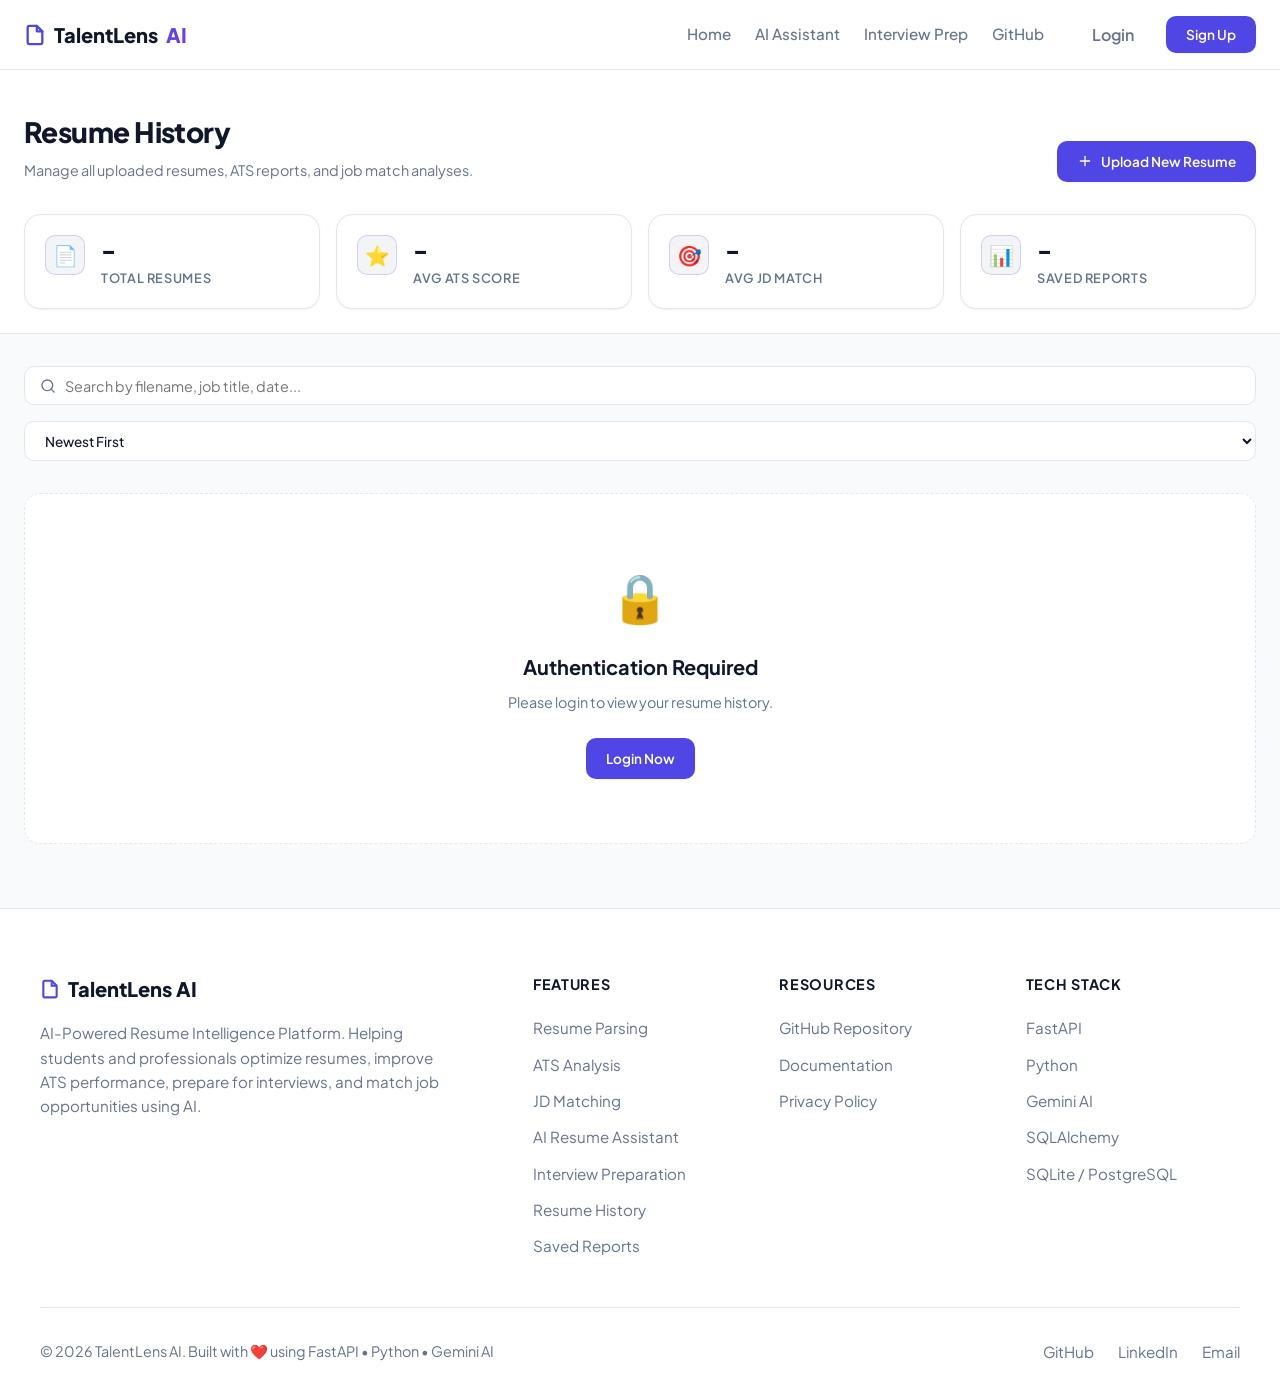
<file: resumeai_app/frontend/history.html>
<!DOCTYPE html>
<html lang="en">
<head>
  <meta charset="UTF-8" />
  <meta name="viewport" content="width=device-width, initial-scale=1.0" />
  <title>Resume History — TalentLens AI</title>
  <meta name="description" content="Manage your uploaded resumes, ATS scores, and reports." />
  <link rel="preconnect" href="https://fonts.googleapis.com" />
  <link rel="preconnect" href="https://fonts.gstatic.com" crossorigin />
  <link href="https://fonts.googleapis.com/css2?family=Plus+Jakarta+Sans:wght@400;500;600;700;800&display=swap" rel="stylesheet" />
  <link rel="stylesheet" href="design-system.css">
  <style>
    /* ── Header ─────────────────────────────────────────────── */
    .dashboard-header {
      padding: 2.5rem 0 1.5rem;
      background: var(--surface);
      border-bottom: 1px solid var(--border);
    }
    .container { max-width: 1280px; margin: 0 auto; padding: 0 1.5rem; }
    .header-content { display: flex; justify-content: space-between; align-items: flex-end; flex-wrap: wrap; gap: 1rem; margin-bottom: 2rem; }
    .header-title h1 { font-size: 1.75rem; font-weight: 800; color: var(--text); margin-bottom: 0.25rem; letter-spacing: -0.02em; }
    .header-title p { font-size: 0.9rem; color: var(--muted); }
    
    .btn-primary {
      background: var(--primary); color: white; padding: 0.6rem 1.25rem;
      border-radius: var(--radius-md); font-weight: 600; font-size: 0.85rem;
      border: none; cursor: pointer; display: inline-flex; align-items: center; gap: 0.5rem;
      transition: all 0.2s; text-decoration: none; box-shadow: var(--shadow-sm);
    }
    .btn-primary:hover { background: var(--secondary); transform: translateY(-1px); box-shadow: var(--shadow-md); }

    /* ── Stats Cards ─────────────────────────────────────────── */
    .stats-grid { display: grid; grid-template-columns: repeat(auto-fit, minmax(240px, 1fr)); gap: 1rem; }
    .stat-card {
      background: var(--surface); border: 1px solid var(--border);
      border-radius: var(--radius-lg); padding: 1.25rem;
      display: flex; align-items: flex-start; gap: 1rem;
      box-shadow: var(--shadow-sm); transition: transform 0.2s, box-shadow 0.2s;
    }
    .stat-card:hover { transform: translateY(-2px); box-shadow: var(--shadow-md); }
    .stat-icon {
      width: 40px; height: 40px; border-radius: var(--radius-md);
      background: #F3F4F6; display: flex; align-items: center; justify-content: center;
      font-size: 1.25rem; color: var(--text); flex-shrink: 0;
    }
    .stat-info { flex: 1; }
    .stat-value { font-size: 1.5rem; font-weight: 800; color: var(--text); line-height: 1.2; }
    .stat-label { font-size: 0.8rem; font-weight: 600; color: var(--muted); text-transform: uppercase; letter-spacing: 0.05em; margin-top: 0.25rem; }

    /* ── Main Toolbar ────────────────────────────────────────── */
    .main-content { padding: 2rem 0 4rem; flex: 1; }
    .toolbar {
      display: flex; gap: 1rem; margin-bottom: 2rem; align-items: center; flex-wrap: wrap;
    }
    .search-box {
      flex: 1; min-width: 260px; position: relative;
    }
    .search-icon { position: absolute; left: 1rem; top: 50%; transform: translateY(-50%); color: var(--muted); font-size: 1rem; }
    .search-input {
      width: 100%; background: var(--surface); border: 1px solid var(--border);
      padding: 0.6rem 1rem 0.6rem 2.5rem; border-radius: var(--radius-md);
      font-family: inherit; font-size: 0.9rem; color: var(--text);
      transition: border-color 0.2s, box-shadow 0.2s;
    }
    .search-input:focus { outline: none; border-color: var(--accent); box-shadow: 0 0 0 3px rgba(79,70,229,0.1); }
    
    .sort-select {
      background: var(--surface); border: 1px solid var(--border);
      padding: 0.6rem 1rem; border-radius: var(--radius-md);
      font-family: inherit; font-size: 0.85rem; font-weight: 500; color: var(--text);
      cursor: pointer; min-width: 180px; transition: border-color 0.2s;
    }
    .sort-select:focus { outline: none; border-color: var(--accent); }

    /* ── Resume Cards Grid ───────────────────────────────────── */
    .resumes-grid {
      display: grid; grid-template-columns: repeat(auto-fill, minmax(350px, 1fr)); gap: 1.5rem;
    }
    
    .resume-card {
      background: var(--surface); border: 1px solid var(--border);
      border-radius: var(--radius-lg); overflow: hidden;
      box-shadow: var(--shadow-sm); transition: transform 0.25s, box-shadow 0.25s, border-color 0.25s;
      display: flex; flex-direction: column; position: relative;
      animation: fadeIn 0.4s ease-out forwards;
    }
    @keyframes fadeIn { from { opacity: 0; transform: translateY(10px); } to { opacity: 1; transform: translateY(0); } }
    .resume-card:hover { transform: translateY(-3px); box-shadow: var(--shadow-md); border-color: #D1D5DB; }

    .rc-header {
      padding: 1.25rem; border-bottom: 1px solid var(--border);
      display: flex; align-items: flex-start; gap: 1rem;
    }
    .rc-icon {
      width: 44px; height: 44px; border-radius: var(--radius-md);
      background: #F3F4F6; display: flex; align-items: center; justify-content: center;
      font-size: 1.5rem; flex-shrink: 0;
    }
    .rc-title-area { flex: 1; min-width: 0; }
    .rc-filename {
      font-size: 1rem; font-weight: 700; color: var(--text);
      white-space: nowrap; overflow: hidden; text-overflow: ellipsis; margin-bottom: 0.25rem;
    }
    .rc-date { font-size: 0.75rem; color: var(--muted); font-weight: 500; }
    
    .rc-body { padding: 1.25rem; flex: 1; }
    .rc-metrics { display: grid; grid-template-columns: 1fr 1fr; gap: 1rem; margin-bottom: 1rem; }
    .metric-group { display: flex; flex-direction: column; gap: 0.25rem; }
    .metric-label { font-size: 0.7rem; font-weight: 700; color: var(--muted); text-transform: uppercase; letter-spacing: 0.05em; }
    .metric-val { font-size: 0.95rem; font-weight: 600; color: var(--text); display: flex; align-items: center; gap: 0.5rem; }
    
    .badge { padding: 0.2rem 0.5rem; border-radius: 99px; font-size: 0.75rem; font-weight: 700; }
    .badge-green { background: #D1FAE5; color: #065F46; }
    .badge-yellow { background: #FEF3C7; color: #92400E; }
    .badge-red { background: #FEE2E2; color: #991B1B; }
    .badge-gray { background: #F3F4F6; color: var(--muted); }

    .rc-footer {
      padding: 1rem 1.25rem; border-top: 1px solid var(--border); background: var(--bg);
      display: flex; gap: 0.75rem;
    }
    .btn-card {
      flex: 1; padding: 0.5rem; border-radius: var(--radius-md);
      font-size: 0.8rem; font-weight: 600; font-family: inherit;
      border: 1px solid transparent; cursor: pointer; transition: all 0.2s;
      display: flex; align-items: center; justify-content: center; gap: 0.4rem;
    }
    .btn-view { background: var(--surface); border-color: var(--border); color: var(--text); }
    .btn-view:hover { background: #F3F4F6; }
    .btn-delete { background: transparent; color: var(--muted); }
    .btn-delete:hover { color: var(--danger); background: #FEF2F2; }

    /* ── States ──────────────────────────────────────────────── */
    .skeleton-card {
      background: var(--surface); border: 1px solid var(--border);
      border-radius: var(--radius-lg); height: 260px;
      padding: 1.25rem; display: flex; flex-direction: column; gap: 1rem;
    }
    .skeleton-el {
      background: #E5E7EB; border-radius: 4px;
      background-image: linear-gradient(90deg, #E5E7EB 0px, #F3F4F6 40px, #E5E7EB 80px);
      background-size: 200% 100%;
      animation: shimmer 1.5s infinite linear;
    }
    @keyframes shimmer { 0% { background-position: -200% 0; } 100% { background-position: 200% 0; } }
    
    .state-card {
      background: var(--surface); border: 1px dashed var(--border);
      border-radius: var(--radius-lg); padding: 4rem 2rem;
      text-align: center; margin-top: 1rem;
    }
    .state-icon { font-size: 3rem; margin-bottom: 1rem; }
    .state-card h3 { font-size: 1.25rem; font-weight: 700; margin-bottom: 0.5rem; color: var(--text); }
    .state-card p { color: var(--muted); font-size: 0.9rem; margin-bottom: 1.5rem; max-width: 400px; margin-inline: auto; }

    /* ── Modals ──────────────────────────────────────────────── */
    .modal-backdrop {
      position: fixed; inset: 0; background: rgba(17,24,39,0.7); backdrop-filter: blur(4px);
      z-index: 2000; display: flex; align-items: center; justify-content: center;
      padding: 1.5rem; opacity: 0; pointer-events: none; transition: opacity 0.25s ease;
    }
    .modal-backdrop.open { opacity: 1; pointer-events: all; }
    
    .modal {
      background: var(--surface); border-radius: var(--radius-xl); width: 100%; max-width: 800px;
      max-height: 90vh; display: flex; flex-direction: column;
      box-shadow: 0 25px 50px -12px rgba(0,0,0,0.25);
      transform: scale(0.95) translateY(10px); transition: transform 0.25s ease;
    }
    .modal-backdrop.open .modal { transform: scale(1) translateY(0); }
    
    .modal-header {
      padding: 1.5rem; border-bottom: 1px solid var(--border);
      display: flex; justify-content: space-between; align-items: center;
    }
    .modal-title { font-size: 1.25rem; font-weight: 800; color: var(--text); }
    .btn-close {
      background: var(--bg); border: none; width: 32px; height: 32px; border-radius: 50%;
      display: flex; align-items: center; justify-content: center; cursor: pointer; color: var(--muted);
      transition: background 0.2s, color 0.2s; font-size: 1.1rem;
    }
    .btn-close:hover { background: #E5E7EB; color: var(--text); }
    
    .modal-body { padding: 1.5rem; overflow-y: auto; flex: 1; }
    
    .modal-footer {
      padding: 1.25rem 1.5rem; border-top: 1px solid var(--border); background: var(--bg);
      display: flex; justify-content: flex-end; gap: 0.75rem; border-radius: 0 0 var(--radius-xl) var(--radius-xl);
    }

    /* Modal Content Styles */
    .detail-section { margin-bottom: 2rem; }
    .detail-section h4 { font-size: 0.85rem; font-weight: 700; color: var(--muted); text-transform: uppercase; letter-spacing: 0.05em; margin-bottom: 1rem; border-bottom: 1px solid var(--border); padding-bottom: 0.5rem; }
    .info-grid { display: grid; grid-template-columns: repeat(auto-fit, minmax(200px, 1fr)); gap: 1rem; }
    .info-item { display: flex; flex-direction: column; gap: 0.25rem; }
    .info-label { font-size: 0.75rem; color: var(--muted); font-weight: 600; }
    .info-value { font-size: 0.95rem; font-weight: 500; color: var(--text); word-break: break-word; }
    
    .tag-list { display: flex; flex-wrap: wrap; gap: 0.5rem; }
    .tag { background: var(--bg); border: 1px solid var(--border); padding: 0.25rem 0.75rem; border-radius: 99px; font-size: 0.8rem; font-weight: 500; }
    
    .report-card { background: var(--bg); border: 1px solid var(--border); border-radius: var(--radius-md); padding: 1rem; margin-bottom: 0.75rem; }
    .report-card-header { display: flex; justify-content: space-between; margin-bottom: 0.5rem; }

    /* Delete Confirm Modal */
    #confirmModal { max-width: 400px; text-align: center; }
    #confirmModal .modal-body { padding: 2rem; }
    .confirm-icon-wrapper { width: 64px; height: 64px; background: #FEE2E2; color: var(--danger); border-radius: 50%; display: flex; align-items: center; justify-content: center; font-size: 1.75rem; margin: 0 auto 1.25rem; }
    .confirm-title { font-size: 1.25rem; font-weight: 800; margin-bottom: 0.5rem; }
    .confirm-text { font-size: 0.9rem; color: var(--muted); margin-bottom: 1.5rem; }
    .confirm-actions { display: flex; gap: 1rem; }
    .btn-confirm-cancel { flex: 1; padding: 0.75rem; border: 1px solid var(--border); background: var(--surface); border-radius: var(--radius-md); font-weight: 600; cursor: pointer; transition: background 0.2s; }
    .btn-confirm-cancel:hover { background: var(--bg); }
    .btn-confirm-delete { flex: 1; padding: 0.75rem; border: none; background: var(--danger); color: white; border-radius: var(--radius-md); font-weight: 600; cursor: pointer; transition: background 0.2s; }
    .btn-confirm-delete:hover { background: #DC2626; }

    /* ── Toasts ──────────────────────────────────────────────── */
    .toast-container { position: fixed; bottom: 1.5rem; right: 1.5rem; z-index: 9999; display: flex; flex-direction: column; gap: 0.75rem; pointer-events: none; }
    .toast {
      background: var(--text); color: white; padding: 0.8rem 1.25rem; border-radius: var(--radius-md);
      font-size: 0.9rem; font-weight: 500; display: flex; align-items: center; gap: 0.75rem;
      box-shadow: var(--shadow-lg); pointer-events: auto;
      animation: slideIn 0.3s cubic-bezier(0.16, 1, 0.3, 1) forwards;
    }
    .toast.error { border-left: 4px solid var(--danger); }
    .toast.success { border-left: 4px solid var(--success); }
    @keyframes slideIn { from { transform: translateX(100%); opacity: 0; } to { transform: translateX(0); opacity: 1; } }
    @keyframes slideOut { to { transform: translateX(100%); opacity: 0; } }

    /* ── Responsive ──────────────────────────────────────────── */
    @media (max-width: 768px) {
      .header-content { flex-direction: column; align-items: flex-start; }
      .toolbar { flex-direction: column; align-items: stretch; }
      .resumes-grid { grid-template-columns: 1fr; }
    }
  </style>
</head>
<body>

  <!-- Navbar -->
  <nav id="main-nav" class="navbar">
    <!-- Injected via shared.js -->
  </nav>

  <!-- Header -->
  <header class="dashboard-header">
    <div class="container">
      <div class="header-content">
        <div class="header-title">
          <h1>Resume History</h1>
          <p>Manage all uploaded resumes, ATS reports, and job match analyses.</p>
        </div>
        <a href="index.html" class="btn-primary">
          <svg xmlns="http://www.w3.org/2000/svg" width="16" height="16" viewBox="0 0 24 24" fill="none" stroke="currentColor" stroke-width="2" stroke-linecap="round" stroke-linejoin="round"><line x1="12" y1="5" x2="12" y2="19"></line><line x1="5" y1="12" x2="19" y2="12"></line></svg>
          Upload New Resume
        </a>
      </div>
      
      <div class="stats-grid">
        <div class="stat-card">
          <div class="stat-icon">📄</div>
          <div class="stat-info">
            <div class="stat-value" id="statTotal">-</div>
            <div class="stat-label">Total Resumes</div>
          </div>
        </div>
        <div class="stat-card">
          <div class="stat-icon">⭐</div>
          <div class="stat-info">
            <div class="stat-value" id="statAvgAts">-</div>
            <div class="stat-label">Avg ATS Score</div>
          </div>
        </div>
        <div class="stat-card">
          <div class="stat-icon">🎯</div>
          <div class="stat-info">
            <div class="stat-value" id="statAvgJd">-</div>
            <div class="stat-label">Avg JD Match</div>
          </div>
        </div>
        <div class="stat-card">
          <div class="stat-icon">📊</div>
          <div class="stat-info">
            <div class="stat-value" id="statReports">-</div>
            <div class="stat-label">Saved Reports</div>
          </div>
        </div>
      </div>
    </div>
  </header>

  <!-- Main Content -->
  <main class="main-content">
    <div class="container">
      
      <div class="toolbar">
        <div class="search-box">
          <svg class="search-icon" xmlns="http://www.w3.org/2000/svg" width="16" height="16" viewBox="0 0 24 24" fill="none" stroke="currentColor" stroke-width="2" stroke-linecap="round" stroke-linejoin="round"><circle cx="11" cy="11" r="8"></circle><line x1="21" y1="21" x2="16.65" y2="16.65"></line></svg>
          <input type="text" id="searchInput" class="search-input" placeholder="Search by filename, job title, date..." autocomplete="off">
        </div>
        <select id="sortSelect" class="sort-select">
          <option value="newest">Newest First</option>
          <option value="oldest">Oldest First</option>
          <option value="score_high">Highest ATS Score</option>
          <option value="jd_high">Highest JD Match</option>
          <option value="updated">Recently Updated</option>
          <option value="alpha">Alphabetical</option>
        </select>
      </div>

      <div id="contentArea">
        <!-- Rendered via JS -->
      </div>
      
    </div>
  </main>

  <!-- Detail Modal -->
  <div class="modal-backdrop" id="detailModal">
    <div class="modal">
      <div class="modal-header">
        <h2 class="modal-title">Resume Details</h2>
        <button class="btn-close" onclick="closeModal('detailModal')">✕</button>
      </div>
      <div class="modal-body" id="detailModalBody">
        <!-- Injected via JS -->
      </div>
      <div class="modal-footer" id="detailModalFooter">
        <button class="btn-primary" style="background:var(--surface);color:var(--text);border:1px solid var(--border);" onclick="closeModal('detailModal')">Close</button>
      </div>
    </div>
  </div>

  <!-- Confirm Delete Modal -->
  <div class="modal-backdrop" id="confirmModal">
    <div class="modal" style="max-width: 400px;">
      <div class="modal-body" style="text-align: center; padding: 2rem;">
        <div class="confirm-icon-wrapper">
          <svg xmlns="http://www.w3.org/2000/svg" width="32" height="32" viewBox="0 0 24 24" fill="none" stroke="currentColor" stroke-width="2" stroke-linecap="round" stroke-linejoin="round"><path d="M3 6h18"></path><path d="M19 6v14c0 1-1 2-2 2H7c-1 0-2-1-2-2V6"></path><path d="M8 6V4c0-1 1-2 2-2h4c1 0 2 1 2 2v2"></path></svg>
        </div>
        <h3 class="confirm-title">Delete Resume?</h3>
        <p class="confirm-text">This action cannot be undone. All associated reports will be permanently deleted.</p>
        <div class="confirm-actions">
          <button class="btn-confirm-cancel" onclick="closeModal('confirmModal')">Cancel</button>
          <button class="btn-confirm-delete" id="btnConfirmDelete">Delete</button>
        </div>
      </div>
    </div>
  </div>

  <footer class="site-footer" id="main-footer"></footer>

  <script src="shared.js"></script>
  <script>
    let allResumes = [];
    let deleteTargetId = null;
    let searchTimer = null;

    // --- UI States ---
    function renderSkeletons() {
      const area = document.getElementById('contentArea');
      area.innerHTML = `
        <div class="resumes-grid">
          ${[1,2,3].map(() => `
            <div class="skeleton-card">
              <div style="display:flex; gap:1rem; margin-bottom: 1rem;">
                <div class="skeleton-el" style="width:44px; height:44px; border-radius:8px;"></div>
                <div style="flex:1; display:flex; flex-direction:column; gap:0.5rem; justify-content:center;">
                  <div class="skeleton-el" style="width:70%; height:16px;"></div>
                  <div class="skeleton-el" style="width:40%; height:12px;"></div>
                </div>
              </div>
              <div class="skeleton-el" style="width:100%; height:60px; margin-bottom:auto;"></div>
              <div style="display:flex; gap:0.75rem; margin-top:1rem;">
                <div class="skeleton-el" style="flex:1; height:36px; border-radius:8px;"></div>
                <div class="skeleton-el" style="flex:1; height:36px; border-radius:8px;"></div>
              </div>
            </div>
          `).join('')}
        </div>
      `;
    }

    function renderEmptyState(isSearch = false) {
      document.getElementById('contentArea').innerHTML = `
        <div class="state-card">
          <div class="state-icon">📄</div>
          <h3>${isSearch ? 'No resumes match your search' : 'No resumes found'}</h3>
          <p>${isSearch ? 'Try adjusting your search filters or clear the search box.' : 'Upload your first resume to begin tracking ATS scores and job matches.'}</p>
          ${isSearch ? '' : '<a href="index.html" class="btn-primary">Upload Resume</a>'}
        </div>
      `;
    }

    function renderErrorState(title, message, showLogin = false) {
      document.getElementById('contentArea').innerHTML = `
        <div class="state-card">
          <div class="state-icon">⚠️</div>
          <h3>${title}</h3>
          <p>${message}</p>
          ${showLogin ? '<a href="login.html" class="btn-primary">Login Now</a>' : '<button class="btn-primary" onclick="fetchResumes()">Retry</button>'}
        </div>
      `;
    }

    function renderLoginState() {
      document.getElementById('contentArea').innerHTML = `
        <div class="state-card">
          <div class="state-icon">🔒</div>
          <h3>Authentication Required</h3>
          <p>Please login to view your resume history.</p>
          <a href="login.html" class="btn-primary">Login Now</a>
        </div>
      `;
    }

    // --- Helpers ---
    function formatDate(iso) {
      if (!iso) return 'N/A';
      return new Date(iso).toLocaleDateString('en-US', { year: 'numeric', month: 'short', day: 'numeric' });
    }
    
    function getAtsBadge(score) {
      if (score == null) return `<span class="badge badge-gray">N/A</span>`;
      if (score >= 75) return `<span class="badge badge-green">${score}%</span>`;
      if (score >= 50) return `<span class="badge badge-yellow">${score}%</span>`;
      return `<span class="badge badge-red">${score}%</span>`;
    }

    // --- Core Data Fetching ---
    async function fetchResumes() {
      const token = getToken();
      if (!token || token === 'undefined') {
        renderLoginState();
        return;
      }

      renderSkeletons();
      
      const controller = new AbortController();
      const timeoutId = setTimeout(() => controller.abort(), 3000);

      try {
        const res = await fetch(`${API}/history/resumes?page=1&page_size=100`, {
          headers: { 'Authorization': 'Bearer ' + token },
          signal: controller.signal
        });

        clearTimeout(timeoutId);

        if (res.status === 401) {
          localStorage.removeItem('auth_token');
          renderErrorState('Session Expired', 'Your session has expired. Please log in again.', true);
          showToast('Session expired.', 'error');
          return;
        }
        if (!res.ok) throw new Error('Failed to fetch from backend.');

        const data = await res.json();
        allResumes = data.data || data.resumes || data.items || [];
        updateStats();
        applyFiltersAndSort();

      } catch (err) {
        if (err.name === 'AbortError') {
          renderErrorState('Request Timeout', 'The server took too long to respond.');
        } else {
          renderErrorState('History service unavailable', err.message || 'Unable to load your resume history.');
          showToast('Unable to load history.', 'error');
        }
      } finally {
        // Any final cleanup if necessary
      }
    }

    // --- Filters & Rendering ---
    function applyFiltersAndSort() {
      let filtered = [...allResumes];
      
      const q = document.getElementById('searchInput').value.toLowerCase();
      if (q) {
        filtered = filtered.filter(r => 
          (r.filename || '').toLowerCase().includes(q) || 
          (r.job_title || '').toLowerCase().includes(q) ||
          formatDate(r.created_at).toLowerCase().includes(q)
        );
      }

      const sort = document.getElementById('sortSelect').value;
      filtered.sort((a, b) => {
        if (sort === 'newest') return new Date(b.created_at) - new Date(a.created_at);
        if (sort === 'oldest') return new Date(a.created_at) - new Date(b.created_at);
        if (sort === 'score_high') return (b.ats_score || 0) - (a.ats_score || 0);
        if (sort === 'jd_high') return (b.jd_score || 0) - (a.jd_score || 0);
        if (sort === 'updated') return new Date(b.updated_at || b.created_at) - new Date(a.updated_at || a.created_at);
        if (sort === 'alpha') return (a.filename || '').localeCompare(b.filename || '');
        return 0;
      });

      renderCards(filtered, !!q);
    }

    function renderCards(resumes, isSearch) {
      if (resumes.length === 0) {
        renderEmptyState(isSearch);
        return;
      }

      const html = resumes.map(r => {
        const jdScore = r.jd_score != null ? getAtsBadge(r.jd_score) : '<span class="badge badge-gray">N/A</span>';
        const totalReports = (r.ats_report_count || 0) + (r.jd_report_count || 0);
        
        return `
          <div class="resume-card" id="card-${r.id}">
            <div class="rc-header">
              <div class="rc-icon">📄</div>
              <div class="rc-title-area">
                <div class="rc-filename" title="${r.filename || 'Untitled'}">${r.filename || 'Untitled Resume'}</div>
                <div class="rc-date">Uploaded ${formatDate(r.created_at)}</div>
              </div>
            </div>
            <div class="rc-body">
              <div class="rc-metrics">
                <div class="metric-group">
                  <span class="metric-label">ATS Score</span>
                  <div class="metric-val">${getAtsBadge(r.ats_score)}</div>
                </div>
                <div class="metric-group">
                  <span class="metric-label">JD Match</span>
                  <div class="metric-val">${jdScore}</div>
                </div>
                <div class="metric-group">
                  <span class="metric-label">Reports</span>
                  <div class="metric-val" style="font-size:1.1rem;">${totalReports}</div>
                </div>
                <div class="metric-group">
                  <span class="metric-label">Last Updated</span>
                  <div class="metric-val" style="font-size:0.8rem; font-weight:500;">${formatDate(r.updated_at || r.created_at)}</div>
                </div>
              </div>
            </div>
            <div class="rc-footer">
              <button class="btn-card btn-view" onclick="openDetail(${r.id})">👁 View</button>
              <button class="btn-card btn-view" onclick="downloadResume(${r.id})">⬇ Download</button>
              <button class="btn-card btn-delete" onclick="promptDelete(${r.id})">🗑 Delete</button>
            </div>
          </div>
        `;
      }).join('');

      document.getElementById('contentArea').innerHTML = `<div class="resumes-grid">${html}</div>`;
    }

    function updateStats() {
      document.getElementById('statTotal').textContent = allResumes.length;
      
      let atsSum = 0, atsCount = 0;
      let jdSum = 0, jdCount = 0;
      let totalReports = 0;

      allResumes.forEach(r => {
        if (r.ats_score != null) { atsSum += r.ats_score; atsCount++; }
        if (r.jd_score != null) { jdSum += r.jd_score; jdCount++; }
        totalReports += (r.ats_report_count || 0) + (r.jd_report_count || 0);
      });

      document.getElementById('statAvgAts').textContent = atsCount > 0 ? Math.round(atsSum / atsCount) + '%' : 'N/A';
      document.getElementById('statAvgJd').textContent = jdCount > 0 ? Math.round(jdSum / jdCount) + '%' : 'N/A';
      document.getElementById('statReports').textContent = totalReports;
    }

    // --- Modals ---
    function openModal(id) { document.getElementById(id).classList.add('open'); }
    function closeModal(id) { document.getElementById(id).classList.remove('open'); }

    async function openDetail(id) {
      const body = document.getElementById('detailModalBody');
      body.innerHTML = `<div style="text-align:center; padding:3rem;"><div class="skeleton-el" style="width:40px;height:40px;border-radius:50%;margin:0 auto 1rem;"></div>Loading details...</div>`;
      openModal('detailModal');

      try {
        const res = await fetch(`${API}/history/resumes/${id}`, { headers: { 'Authorization': 'Bearer ' + getToken() } });
        if (!res.ok) throw new Error('Failed to fetch details');
        const data = (await res.json()).data || {};
        
        const parsed = data.parsed_data || data.parsed_json || {};
        const atsReports = data.ats_reports || [];
        const jdReports = data.jd_reports || [];

        body.innerHTML = `
          <div class="detail-section">
            <h4>Contact Info</h4>
            <div class="info-grid">
              <div class="info-item"><span class="info-label">Name</span><span class="info-value">${parsed.name || '-'}</span></div>
              <div class="info-item"><span class="info-label">Email</span><span class="info-value">${parsed.email || '-'}</span></div>
              <div class="info-item"><span class="info-label">Phone</span><span class="info-value">${parsed.phone || '-'}</span></div>
            </div>
          </div>
          
          <div class="detail-section">
            <h4>Skills</h4>
            <div class="tag-list">
              ${(parsed.skills?.flat_list || []).length > 0 ? parsed.skills.flat_list.map(s => `<span class="tag">${s}</span>`).join('') : '<span class="info-value">No skills found</span>'}
            </div>
          </div>

          <div class="detail-section">
            <h4>ATS Reports (${atsReports.length})</h4>
            ${atsReports.length ? atsReports.map(a => `
              <div class="report-card">
                <div class="report-card-header">
                  <strong>Score: ${getAtsBadge(a.score || a.ats_score)}</strong>
                  <span style="font-size:0.8rem;color:var(--muted);">${formatDate(a.created_at)}</span>
                </div>
                <p style="font-size:0.85rem;color:var(--text);margin-top:0.5rem;">${(a.suggestions || []).slice(0,3).join('<br>') || 'No suggestions'}</p>
              </div>
            `).join('') : '<p class="info-value">No ATS reports available.</p>'}
          </div>

          <div class="detail-section">
            <h4>JD Match Reports (${jdReports.length})</h4>
            ${jdReports.length ? jdReports.map(j => `
              <div class="report-card">
                <div class="report-card-header">
                  <strong>Role: ${j.job_title || 'N/A'} - Match: ${getAtsBadge(j.match_score)}</strong>
                  <span style="font-size:0.8rem;color:var(--muted);">${formatDate(j.created_at)}</span>
                </div>
              </div>
            `).join('') : '<p class="info-value">No JD matches run yet.</p>'}
          </div>
        `;
        
        // Add footer buttons
        document.getElementById('detailModalFooter').innerHTML = `
          <button class="btn-primary" style="background:transparent;color:var(--danger);border:1px solid var(--danger);" onclick="closeModal('detailModal'); promptDelete(${id});">Delete</button>
          <button class="btn-primary" onclick="downloadJSON(${id})">Download JSON</button>
          <button class="btn-primary" style="background:var(--surface);color:var(--text);border:1px solid var(--border);" onclick="closeModal('detailModal')">Close</button>
        `;

      } catch (e) {
        body.innerHTML = `<div class="state-card" style="margin:0;border:none;"><div class="state-icon">⚠️</div><p>${e.message}</p></div>`;
      }
    }

    // --- Delete Flow ---
    function promptDelete(id) {
      deleteTargetId = id;
      openModal('confirmModal');
    }

    document.getElementById('btnConfirmDelete').addEventListener('click', async () => {
      if (!deleteTargetId) return;
      const id = deleteTargetId;
      closeModal('confirmModal');

      try {
        const res = await fetch(`${API}/history/resumes/${id}`, {
          method: 'DELETE',
          headers: { 'Authorization': 'Bearer ' + getToken() }
        });
        if (!res.ok && res.status !== 204) throw new Error('Delete failed');
        
        // Animate out
        const card = document.getElementById(`card-${id}`);
        if(card) {
          card.style.transition = 'all 0.3s';
          card.style.opacity = '0';
          card.style.transform = 'scale(0.9)';
          setTimeout(() => {
            allResumes = allResumes.filter(r => r.id !== id);
            updateStats();
            applyFiltersAndSort();
          }, 300);
        } else {
          allResumes = allResumes.filter(r => r.id !== id);
          updateStats();
          applyFiltersAndSort();
        }
        
        showToast('Resume deleted successfully.', 'success');
      } catch (err) {
        showToast('Failed to delete resume.', 'error');
      }
    });

    // --- Future Actions ---
    function downloadResume(id) {
      downloadJSON(id); // Since we only store parsed JSON, we download that.
    }
    
    async function downloadJSON(id) {
      const resumeListItem = allResumes.find(r => r.id === id);
      if (!resumeListItem) {
        showToast('Resume not found.', 'error');
        return;
      }
      
      try {
        // Fetch the full resume object which includes parsed_json
        const res = await fetch(`${API}/history/resumes/${id}`, {
          headers: { 'Authorization': 'Bearer ' + getToken() }
        });
        if (!res.ok) throw new Error('Failed to fetch full resume data');
        const payload = await res.json();
        
        // Ensure parsed_json is available in the retrieved data
        if (!payload.data || !payload.data.parsed_json) {
          showToast('Parsed resume data is unavailable for this resume.', 'error');
          return;
        }

        const jsonStr = JSON.stringify(payload.data.parsed_json, null, 2);
        const blob = new Blob([jsonStr], { type: 'application/json;charset=utf-8;' });
        const url = URL.createObjectURL(blob);
        
        const a = document.createElement('a');
        a.href = url;
        
        // Generate a clean filename: replace spaces with underscores, remove extension
        let safeName = (resumeListItem.filename || 'resume').replace(/\.[^/.]+$/, "").replace(/\s+/g, '_');
        a.download = `${safeName}_parsed.json`;
        
        document.body.appendChild(a);
        a.click();
        
        setTimeout(() => {
          document.body.removeChild(a);
          URL.revokeObjectURL(url);
        }, 100);
      } catch (err) {
        console.error('Download error:', err);
        showToast('Failed to generate download file.', 'error');
      }
    }

    // --- Events ---
    document.getElementById('searchInput').addEventListener('input', () => {
      clearTimeout(searchTimer);
      searchTimer = setTimeout(applyFiltersAndSort, 300);
    });

    document.getElementById('sortSelect').addEventListener('change', applyFiltersAndSort);

    // --- Boot ---
    renderNav();
    fetchResumes();

  </script>
</body>
</html>
</file>
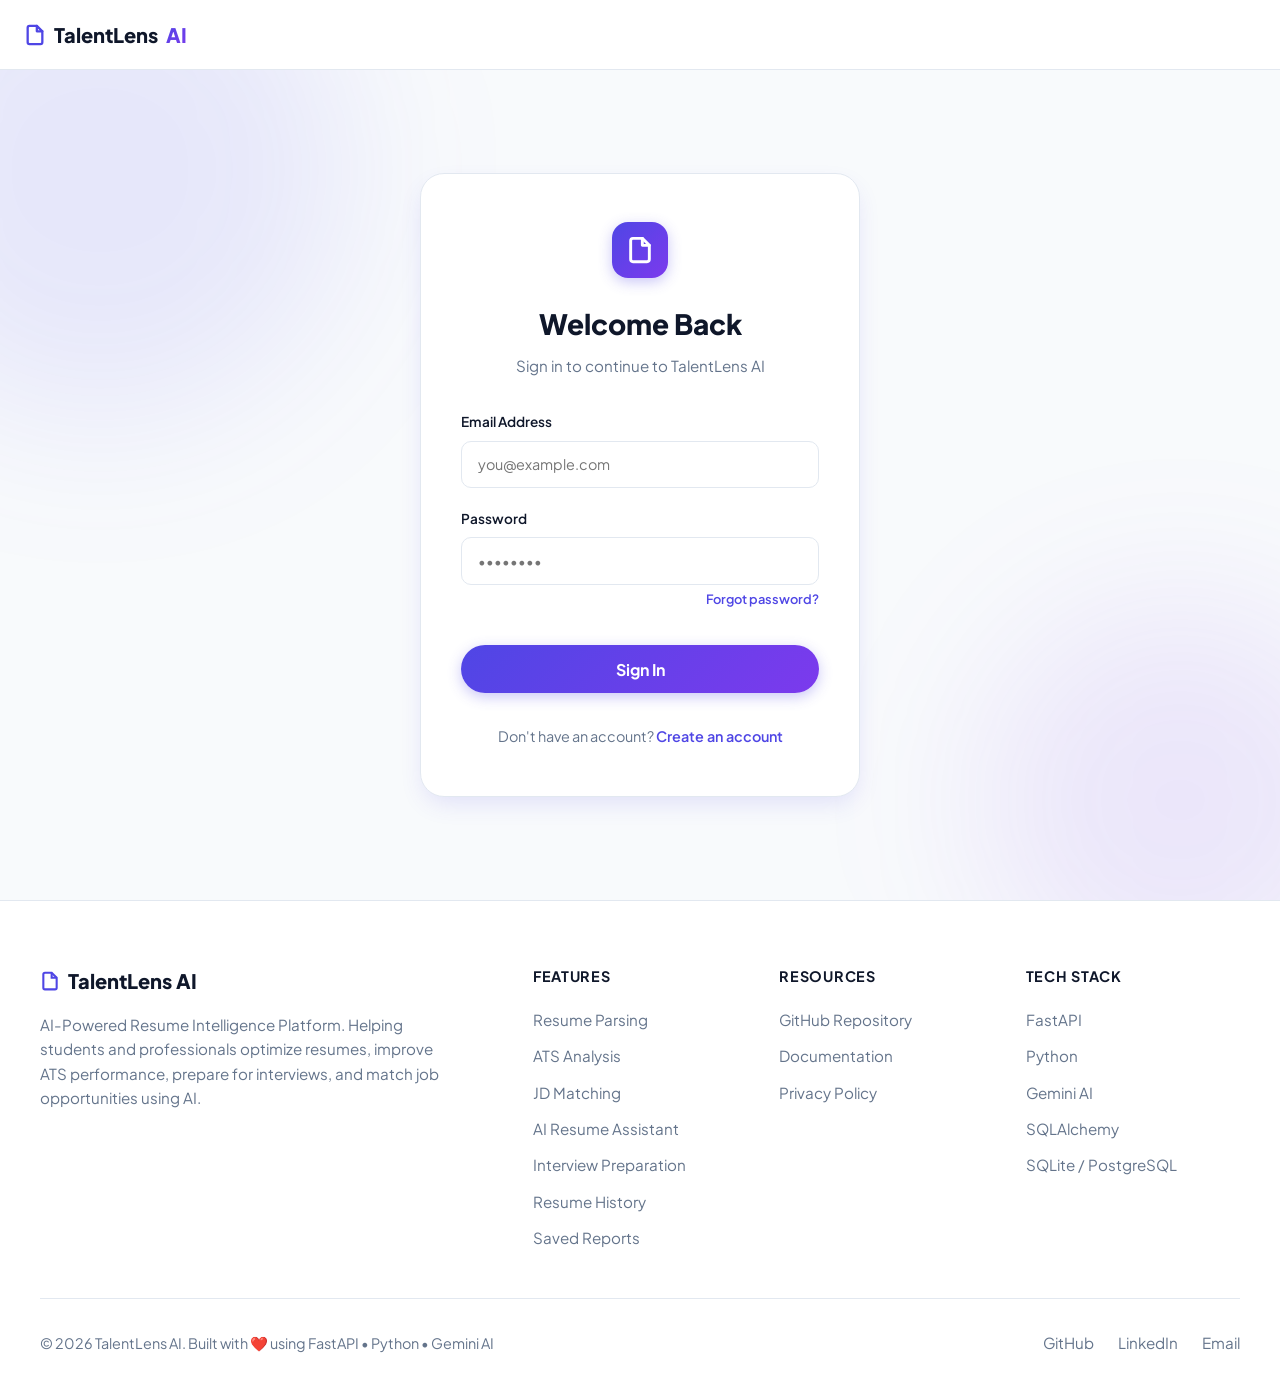
<file: resumeai_app/frontend/login.html>
<!DOCTYPE html>
<html lang="en">
<head>
  <meta charset="UTF-8" />
  <meta name="viewport" content="width=device-width, initial-scale=1.0" />
  <title>Login — TalentLens AI</title>
  <meta name="description" content="Sign in to TalentLens AI" />
  <link rel="preconnect" href="https://fonts.googleapis.com" />
  <link rel="preconnect" href="https://fonts.gstatic.com" crossorigin />
  <link href="https://fonts.googleapis.com/css2?family=Plus+Jakarta+Sans:wght@400;500;600;700;800&display=swap" rel="stylesheet" />
  <link rel="stylesheet" href="design-system.css">
  <style>
    .auth-page {
      min-height: calc(100vh - 70px);
      display: flex;
      align-items: center;
      justify-content: center;
      padding: 3rem 1.5rem;
      background: var(--bg);
      position: relative;
      overflow: hidden;
    }
    
    .auth-blob {
      position: absolute;
      border-radius: 50%;
      filter: blur(80px);
      pointer-events: none;
      z-index: 0;
    }
    .auth-blob-1 {
      width: 500px; height: 500px;
      background: rgba(79,70,229,0.1);
      top: -150px; left: -150px;
    }
    .auth-blob-2 {
      width: 400px; height: 400px;
      background: rgba(124,58,237,0.1);
      bottom: -100px; right: -100px;
    }

    .auth-card {
      background: var(--surface);
      border: 1px solid var(--border);
      border-radius: var(--radius-xl);
      box-shadow: var(--shadow-hover);
      width: 100%;
      max-width: 440px;
      padding: 3rem 2.5rem;
      position: relative;
      z-index: 1;
    }

    .auth-header {
      text-align: center;
      margin-bottom: 2rem;
    }

    .auth-icon {
      width: 56px; height: 56px;
      background: linear-gradient(135deg, var(--primary), var(--secondary));
      border-radius: 16px;
      display: flex; align-items: center; justify-content: center;
      margin: 0 auto 1.5rem;
      color: white;
      box-shadow: var(--shadow-btn);
    }

    .auth-title {
      font-size: 1.75rem;
      font-weight: 800;
      color: var(--text);
      margin-bottom: 0.5rem;
    }

    .auth-subtitle {
      color: var(--muted);
      font-size: 0.95rem;
    }

    .auth-form {
      display: flex;
      flex-direction: column;
      gap: 1.25rem;
    }

    .input-group {
      display: flex;
      flex-direction: column;
      gap: 0.5rem;
    }

    .input-group label {
      font-size: 0.85rem;
      font-weight: 600;
      color: var(--text);
    }

    .auth-btn {
      width: 100%;
      margin-top: 1rem;
      justify-content: center;
      padding: 0.85rem;
      font-size: 1rem;
    }

    .auth-footer {
      margin-top: 2rem;
      text-align: center;
      font-size: 0.9rem;
      color: var(--muted);
    }

    .auth-link {
      color: var(--primary);
      text-decoration: none;
      font-weight: 600;
      transition: color 0.2s;
    }

    .auth-link:hover {
      color: var(--secondary);
    }

    .forgot-link {
      font-size: 0.8rem;
      text-align: right;
      display: block;
      margin-top: -0.25rem;
    }
  </style>
</head>
<body>

  <nav class="navbar" id="main-nav"></nav>

  <div class="auth-page">
    <div class="auth-blob auth-blob-1"></div>
    <div class="auth-blob auth-blob-2"></div>
    
    <div class="auth-card fade-in">
      <div class="auth-header">
        <div class="auth-icon">
          <svg xmlns="http://www.w3.org/2000/svg" width="28" height="28" viewBox="0 0 24 24" fill="none" stroke="currentColor" stroke-width="2.5" stroke-linecap="round" stroke-linejoin="round">
            <path d="M14 2H6a2 2 0 0 0-2 2v16a2 2 0 0 0 2 2h12a2 2 0 0 0 2-2V8z"/>
            <polyline points="14 2 14 8 20 8"/>
          </svg>
        </div>
        <h1 class="auth-title">Welcome Back</h1>
        <p class="auth-subtitle">Sign in to continue to TalentLens AI</p>
      </div>

      <form id="loginForm" class="auth-form">
        <div class="input-group">
          <label for="email">Email Address</label>
          <input type="email" id="email" class="form-input" placeholder="you@example.com" required autocomplete="email">
        </div>
        
        <div class="input-group">
          <label for="password">Password</label>
          <input type="password" id="password" class="form-input" placeholder="••••••••" required autocomplete="current-password">
          <a href="#" class="auth-link forgot-link">Forgot password?</a>
        </div>

        <button type="submit" class="btn-primary auth-btn" id="loginBtn">
          <span id="btnText">Sign In</span>
          <div class="loading-spinner" id="btnSpinner" style="display:none; width: 18px; height: 18px; border-width: 2px; border-top-color: white;"></div>
        </button>
      </form>

      <div class="auth-footer">
        Don't have an account? <a href="signup.html" class="auth-link">Create an account</a>
      </div>
    </div>
  </div>

  <footer class="site-footer" id="main-footer"></footer>

  <script src="shared.js"></script>
  <script>
    document.addEventListener('DOMContentLoaded', () => {
      // If already logged in, redirect to dashboard
      if (getToken() && getToken() !== 'undefined') {
        window.location.href = 'index.html';
      }

      const loginForm = document.getElementById('loginForm');
      if (loginForm) {
        loginForm.addEventListener('submit', async (e) => {
          e.preventDefault();
          
          const email = document.getElementById('email').value.trim();
          const password = document.getElementById('password').value;
          const btn = document.getElementById('loginBtn');
          const btnText = document.getElementById('btnText');
          const spinner = document.getElementById('btnSpinner');

          if (!email || !password) {
            showToast('Please fill out all fields.', 'error');
            return;
          }

          btn.disabled = true;
          btnText.textContent = 'Signing In...';
          spinner.style.display = 'inline-block';

          try {
            const res = await fetch(`${API}/auth/login`, {
              method: 'POST',
              headers: { 'Content-Type': 'application/json' },
              body: JSON.stringify({ email, password })
            });
            const data = await res.json();
            
            if (!res.ok) {
              if(res.status === 401) throw new Error('Invalid email or password.');
              throw new Error(data.detail || data.message || 'Unable to connect to server.');
            }
            
            localStorage.setItem('auth_token', data.data.access_token);
            localStorage.setItem('auth_user', JSON.stringify(data.data.user || { name: email.split('@')[0], email }));
            
            showToast('Login successful! Redirecting...', 'success');
            setTimeout(() => { window.location.href = 'index.html'; }, 1500);
            
          } catch (err) {
            showToast(err.message || 'Unable to connect to server.', 'error');
            btn.disabled = false;
            btnText.textContent = 'Sign In';
            spinner.style.display = 'none';
          }
        });
      }
    });
  </script>
</body>
</html>
</file>
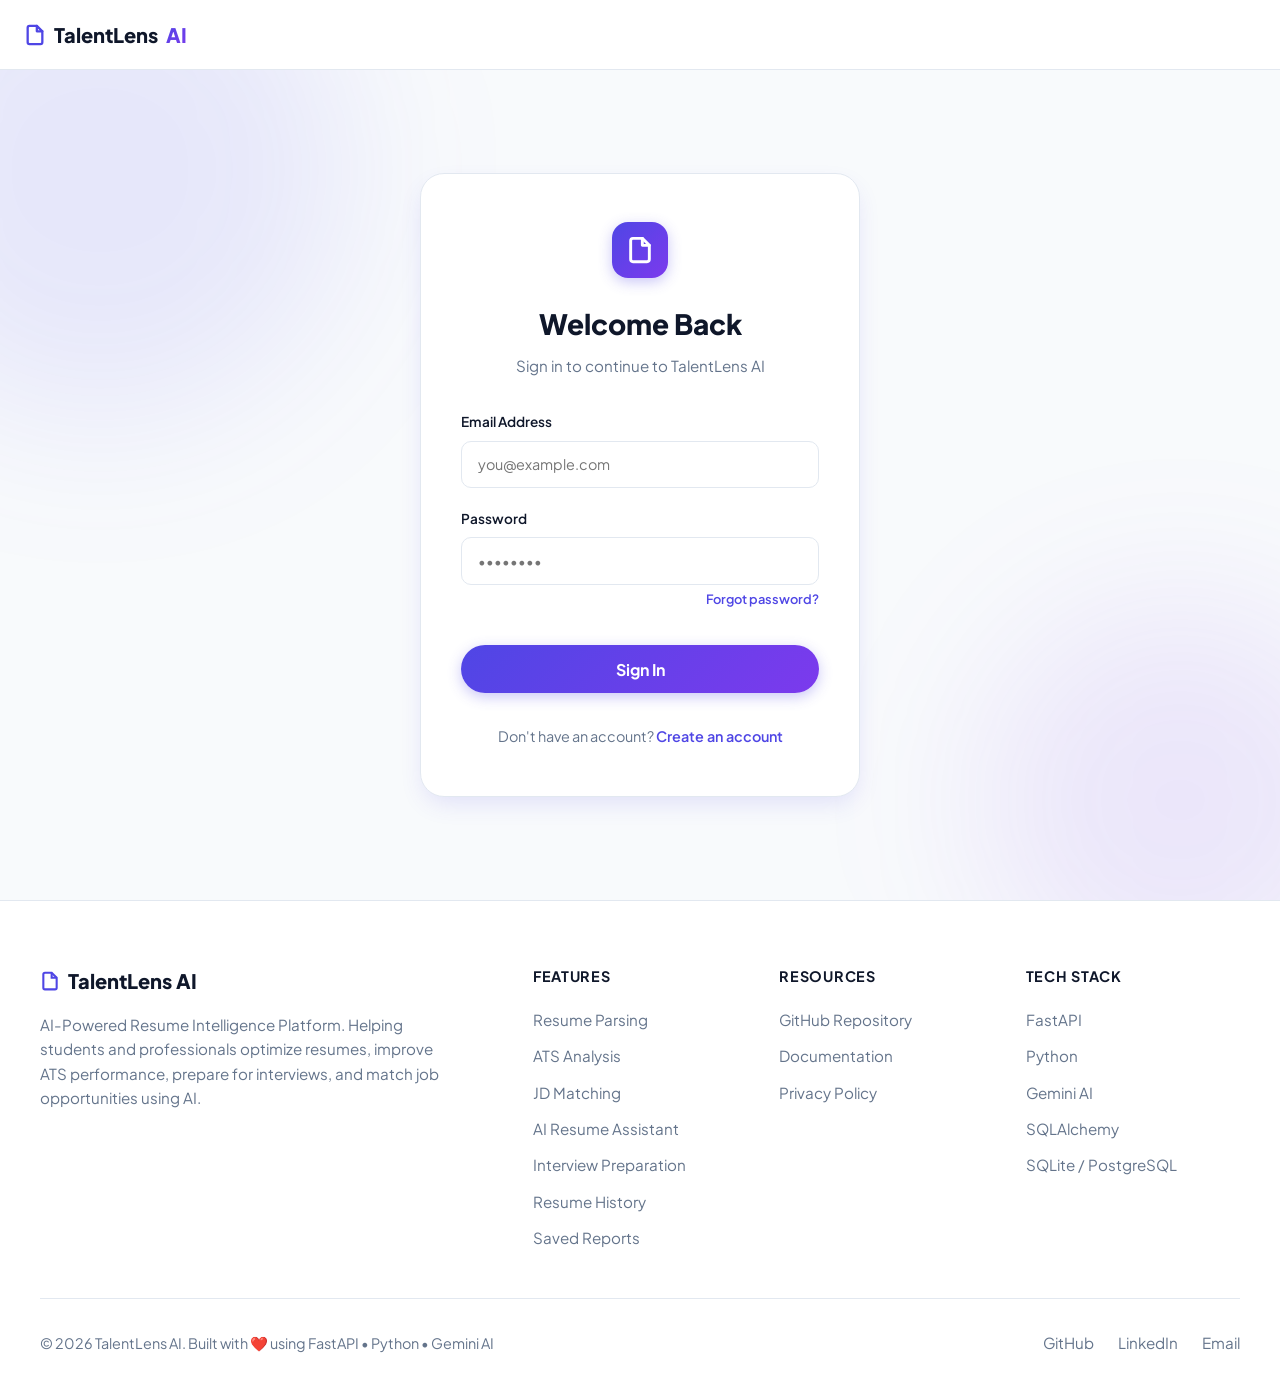
<file: resumeai_app/frontend/reports.html>
<!DOCTYPE html>
<html lang="en">
<head>
  <meta charset="UTF-8" />
  <meta name="viewport" content="width=device-width, initial-scale=1.0" />
  <title>Saved Reports — TalentLens AI</title>
  <meta name="description" content="View and manage your saved ATS score reports and job description match reports." />
  <link rel="preconnect" href="https://fonts.googleapis.com" />
  <link rel="preconnect" href="https://fonts.gstatic.com" crossorigin />
  <link href="https://fonts.googleapis.com/css2?family=Plus+Jakarta+Sans:wght@400;500;600;700;800&display=swap" rel="stylesheet" />
  <style>
    *, *::before, *::after { box-sizing: border-box; margin: 0; padding: 0; }
    html { scroll-behavior: smooth; }

    :root {
      --primary:   #4F46E5;
      --secondary: #7C3AED;
      --success:   #10B981;
      --warning:   #F59E0B;
      --danger:    #EF4444;
      --bg:        #F8FAFC;
      --surface:   #FFFFFF;
      --text:      #0F172A;
      --muted:     #64748B;
      --border:    #E2E8F0;
      --shadow-soft: 0 4px 20px -2px rgba(79,70,229,0.10);
      --shadow-hover: 0 10px 25px -5px rgba(79,70,229,0.15);
      --shadow-btn:   0 4px 14px 0 rgba(79,70,229,0.30);
    }

    body {
      font-family: 'Plus Jakarta Sans', sans-serif;
      background: var(--bg);
      color: var(--text);
      line-height: 1.6;
      min-height: 100vh;
    }

    /* ── Nav ─────────────────────────────────────────────────── */
    nav {
      background: rgba(255,255,255,0.9);
      backdrop-filter: blur(12px);
      border-bottom: 1px solid var(--border);
      position: sticky; top: 0; z-index: 100;
    }
    .nav-inner {
      max-width: 1280px; margin: 0 auto; padding: 0 1.5rem;
      display: flex; align-items: center; justify-content: space-between;
      height: 64px;
    }
    .logo {
      display: flex; align-items: center; gap: 0.5rem;
      font-weight: 800; font-size: 1.2rem; color: var(--text);
      text-decoration: none;
    }
    .logo-icon {
      width: 36px; height: 36px; border-radius: 10px;
      background: linear-gradient(135deg, var(--primary), var(--secondary));
      display: flex; align-items: center; justify-content: center;
      box-shadow: var(--shadow-btn); font-size: 1rem; color: white;
    }
    .logo span { background: linear-gradient(135deg, var(--primary), var(--secondary)); -webkit-background-clip: text; -webkit-text-fill-color: transparent; }
    .nav-right { display: flex; align-items: center; gap: 1rem; }
    .nav-link { color: var(--muted); font-size: 0.9rem; font-weight: 500; text-decoration: none; transition: color 0.2s; }
    .nav-link:hover { color: var(--primary); }
    .nav-badge {
      background: linear-gradient(135deg, var(--primary), var(--secondary));
      color: white; font-size: 0.75rem; font-weight: 700;
      padding: 4px 12px; border-radius: 99px;
    }
    .btn-nav {
      background: linear-gradient(135deg, var(--primary), var(--secondary));
      color: white; font-weight: 600; font-size: 0.875rem;
      padding: 0.5rem 1.25rem; border-radius: 99px; border: none;
      cursor: pointer; transition: all 0.2s; box-shadow: var(--shadow-btn);
    }
    .btn-nav:hover { transform: translateY(-1px); box-shadow: 0 6px 20px rgba(79,70,229,0.4); }

    /* ── Page Header ─────────────────────────────────────────── */
    .page-header {
      background: linear-gradient(135deg, #0F172A 0%, #1E1B4B 50%, #1E0A2B 100%);
      padding: 3rem 0 2rem; position: relative; overflow: hidden;
    }
    .page-header::before {
      content: ''; position: absolute; inset: 0;
      background-image: linear-gradient(rgba(255,255,255,0.03) 1px, transparent 1px),
                        linear-gradient(90deg, rgba(255,255,255,0.03) 1px, transparent 1px);
      background-size: 40px 40px;
    }
    .blob {
      position: absolute; border-radius: 50%; filter: blur(60px); pointer-events: none;
    }
    .blob-1 { width: 350px; height: 350px; background: rgba(79,70,229,0.28); top: -80px; right: 5%; }
    .blob-2 { width: 280px; height: 280px; background: rgba(124,58,237,0.22); bottom: -60px; left: 8%; }
    .page-header-inner {
      max-width: 1280px; margin: 0 auto; padding: 0 1.5rem;
      position: relative; z-index: 1;
    }
    .page-breadcrumb {
      font-size: 0.8rem; color: rgba(255,255,255,0.4); margin-bottom: 0.75rem;
      display: flex; align-items: center; gap: 0.5rem;
    }
    .page-breadcrumb a { color: rgba(255,255,255,0.4); text-decoration: none; transition: color 0.2s; }
    .page-breadcrumb a:hover { color: rgba(255,255,255,0.7); }
    .page-title {
      font-size: 2.2rem; font-weight: 800; color: white;
      margin-bottom: 0.5rem; letter-spacing: -0.02em;
    }
    .page-title .grad { background: linear-gradient(135deg, #818CF8, #A78BFA); -webkit-background-clip: text; -webkit-text-fill-color: transparent; }
    .page-subtitle { font-size: 0.95rem; color: rgba(255,255,255,0.5); }

    /* ── Tabs ────────────────────────────────────────────────── */
    .tabs-strip {
      display: flex; gap: 0; margin-top: 2.5rem;
      background: rgba(255,255,255,0.06);
      border-radius: 14px; padding: 5px;
      border: 1px solid rgba(255,255,255,0.1);
      width: fit-content;
    }
    .tab-pill {
      padding: 0.6rem 1.5rem; border-radius: 10px;
      font-size: 0.875rem; font-weight: 700; cursor: pointer;
      border: none; background: none; color: rgba(255,255,255,0.45);
      transition: all 0.2s; display: flex; align-items: center; gap: 0.45rem;
    }
    .tab-pill.active {
      background: linear-gradient(135deg, var(--primary), var(--secondary));
      color: white; box-shadow: var(--shadow-btn);
    }
    .tab-pill:not(.active):hover { color: rgba(255,255,255,0.75); background: rgba(255,255,255,0.08); }
    .tab-pill .tab-count {
      background: rgba(255,255,255,0.2); font-size: 0.7rem;
      padding: 1px 7px; border-radius: 99px;
    }
    .tab-pill.active .tab-count { background: rgba(255,255,255,0.25); }

    /* ── Main Content ────────────────────────────────────────── */
    .container { max-width: 1280px; margin: 0 auto; padding: 0 1.5rem; }
    .content-section { padding: 2.5rem 0 4rem; }

    /* ── Reports Grid ────────────────────────────────────────── */
    .reports-grid {
      display: grid;
      grid-template-columns: repeat(auto-fill, minmax(320px, 1fr));
      gap: 1.25rem;
    }

    /* ── ATS Report Card ─────────────────────────────────────── */
    .report-card {
      background: white; border-radius: 18px;
      border: 1px solid var(--border); box-shadow: var(--shadow-soft);
      overflow: hidden; transition: all 0.25s;
      animation: fadeUp 0.4s ease both;
    }
    @keyframes fadeUp {
      from { opacity: 0; transform: translateY(16px); }
      to   { opacity: 1; transform: none; }
    }
    .report-card:hover {
      transform: translateY(-3px);
      box-shadow: var(--shadow-hover);
      border-color: rgba(79,70,229,0.2);
    }

    .rcard-top {
      padding: 1.25rem;
      border-bottom: 1px solid var(--border);
      display: flex; justify-content: space-between; align-items: flex-start;
    }
    .rcard-meta { flex: 1; min-width: 0; }
    .rcard-type {
      font-size: 0.68rem; font-weight: 700; text-transform: uppercase;
      letter-spacing: 0.07em; margin-bottom: 0.35rem;
    }
    .rcard-type.ats  { color: var(--primary); }
    .rcard-type.jd   { color: var(--secondary); }
    .rcard-filename {
      font-size: 0.875rem; font-weight: 700; color: var(--text);
      white-space: nowrap; overflow: hidden; text-overflow: ellipsis;
      margin-bottom: 0.2rem;
    }
    .rcard-date { font-size: 0.75rem; color: var(--muted); }

    .score-circle {
      width: 64px; height: 64px; border-radius: 50%;
      display: flex; align-items: center; justify-content: center;
      font-size: 1.05rem; font-weight: 800; flex-shrink: 0;
      position: relative;
    }
    .score-circle::before {
      content: ''; position: absolute; inset: 3px;
      border-radius: 50%; background: white;
    }
    .score-circle span { position: relative; z-index: 1; }
    .score-circle.green { background: conic-gradient(#10B981 0%, #D1FAE5 0%); color: #065F46; }
    .score-circle.amber { background: conic-gradient(#F59E0B 0%, #FEF3C7 0%); color: #92400E; }
    .score-circle.red   { background: conic-gradient(#EF4444 0%, #FEE2E2 0%); color: #991B1B; }
    .score-circle.none  { background: #F1F5F9; color: var(--muted); }

    /* ATS Score badge */
    .ats-badge {
      display: inline-flex; align-items: center;
      font-size: 0.9rem; font-weight: 800;
      padding: 0.2rem 0.75rem; border-radius: 99px;
    }
    .ats-green { background: #D1FAE5; color: #065F46; }
    .ats-amber { background: #FEF3C7; color: #92400E; }
    .ats-red   { background: #FEE2E2; color: #991B1B; }
    .ats-none  { background: #F1F5F9; color: var(--muted); }

    /* Score progress bar */
    .score-bar-wrap { padding: 1rem 1.25rem; border-bottom: 1px solid var(--border); }
    .score-bar-label {
      font-size: 0.72rem; font-weight: 700; color: var(--muted);
      margin-bottom: 0.4rem; display: flex; justify-content: space-between;
      align-items: center;
    }
    .score-bar {
      height: 7px; background: #E2E8F0; border-radius: 99px; overflow: hidden;
    }
    .score-bar-fill {
      height: 100%; border-radius: 99px;
      transition: width 1.2s cubic-bezier(0.22,1,0.36,1);
    }
    .bar-green { background: linear-gradient(90deg, #10B981, #34D399); }
    .bar-amber { background: linear-gradient(90deg, #F59E0B, #FCD34D); }
    .bar-red   { background: linear-gradient(90deg, #EF4444, #F87171); }

    /* JD Match card extras */
    .rcard-body { padding: 1.1rem 1.25rem; }
    .skills-section { margin-bottom: 0.875rem; }
    .skills-label {
      font-size: 0.68rem; font-weight: 700; text-transform: uppercase;
      letter-spacing: 0.06em; margin-bottom: 0.5rem;
    }
    .skills-label.matched { color: #065F46; }
    .skills-label.missing { color: #991B1B; }
    .skill-tags { display: flex; flex-wrap: wrap; gap: 0.35rem; }
    .skill-tag {
      font-size: 0.7rem; font-weight: 600; padding: 2px 9px; border-radius: 99px;
    }
    .skill-tag.matched { background: #D1FAE5; color: #065F46; }
    .skill-tag.missing { background: #FEE2E2; color: #991B1B; }
    .skill-tag.more    { background: #F1F5F9; color: var(--muted); }
    .job-title-big {
      font-size: 1rem; font-weight: 800; color: var(--text); margin-bottom: 0.2rem;
    }

    /* Footer */
    .rcard-footer {
      padding: 0.875rem 1.25rem; border-top: 1px solid var(--border);
      display: flex; gap: 0.5rem;
    }
    .btn-del-report {
      display: flex; align-items: center; gap: 0.4rem;
      padding: 0.5rem 1rem; border-radius: 9px;
      font-family: 'Plus Jakarta Sans', sans-serif;
      font-size: 0.78rem; font-weight: 700; cursor: pointer;
      background: #FEE2E2; color: #991B1B;
      border: 1px solid rgba(239,68,68,0.2); transition: all 0.18s;
    }
    .btn-del-report:hover { background: #FECACA; transform: translateY(-1px); }

    /* ── Empty State ─────────────────────────────────────────── */
    .empty-state {
      text-align: center; padding: 5rem 2rem;
      background: white; border-radius: 20px;
      border: 2px dashed var(--border);
    }
    .empty-icon {
      font-size: 4rem; margin-bottom: 1rem;
      animation: bounce 2s ease-in-out infinite;
    }
    @keyframes bounce { 0%,100%{transform:translateY(0)} 50%{transform:translateY(-10px)} }
    .empty-state h3 { font-size: 1.3rem; font-weight: 700; margin-bottom: 0.5rem; }
    .empty-state p  { color: var(--muted); font-size: 0.9rem; margin-bottom: 1.5rem; }
    .btn-primary {
      display: inline-flex; align-items: center; gap: 0.5rem;
      background: linear-gradient(135deg, var(--primary), var(--secondary));
      color: white; font-family: 'Plus Jakarta Sans', sans-serif;
      font-weight: 700; font-size: 0.9rem; padding: 0.7rem 1.5rem;
      border-radius: 99px; border: none; cursor: pointer;
      box-shadow: var(--shadow-btn); transition: all 0.2s; text-decoration: none;
    }
    .btn-primary:hover { transform: translateY(-2px); box-shadow: 0 8px 25px rgba(79,70,229,0.4); }

    /* ── Loading ─────────────────────────────────────────────── */
    .loading-overlay {
      text-align: center; padding: 5rem 2rem;
    }
    .spinner {
      width: 48px; height: 48px; border-radius: 50%; margin: 0 auto 1.25rem;
      border: 3px solid #E2E8F0; border-top-color: var(--primary);
      animation: spin 0.8s linear infinite;
    }
    @keyframes spin { to { transform: rotate(360deg); } }
    .loading-overlay h3 { font-weight: 700; margin-bottom: 0.35rem; }
    .loading-overlay p  { color: var(--muted); font-size: 0.9rem; }

    /* ── Pagination ──────────────────────────────────────────── */
    .pagination {
      display: flex; align-items: center; justify-content: center;
      gap: 0.5rem; margin-top: 2.5rem; flex-wrap: wrap;
    }
    .page-btn {
      padding: 0.55rem 1rem; border-radius: 10px;
      font-family: 'Plus Jakarta Sans', sans-serif;
      font-size: 0.85rem; font-weight: 600;
      border: 1px solid var(--border); background: white;
      color: var(--muted); cursor: pointer; transition: all 0.18s;
    }
    .page-btn:hover { border-color: var(--primary); color: var(--primary); }
    .page-btn.active {
      background: linear-gradient(135deg, var(--primary), var(--secondary));
      color: white; border-color: transparent; box-shadow: var(--shadow-btn);
    }
    .page-btn:disabled { opacity: 0.4; cursor: not-allowed; }
    .page-info { font-size: 0.85rem; color: var(--muted); padding: 0 0.5rem; font-weight: 600; }

    /* ── Confirm Dialog ──────────────────────────────────────── */
    .confirm-overlay {
      position: fixed; inset: 0; z-index: 550;
      background: rgba(15,23,42,0.65); backdrop-filter: blur(4px);
      display: flex; align-items: center; justify-content: center;
      padding: 1rem; opacity: 0; pointer-events: none; transition: opacity 0.2s;
    }
    .confirm-overlay.open { opacity: 1; pointer-events: all; }
    .confirm-box {
      background: white; border-radius: 20px; padding: 2rem;
      max-width: 400px; width: 100%;
      box-shadow: 0 20px 50px rgba(0,0,0,0.2);
      transform: scale(0.94); transition: transform 0.2s;
      text-align: center;
    }
    .confirm-overlay.open .confirm-box { transform: scale(1); }
    .confirm-icon  { font-size: 2.5rem; margin-bottom: 0.75rem; }
    .confirm-title { font-size: 1.1rem; font-weight: 800; margin-bottom: 0.5rem; }
    .confirm-msg   { font-size: 0.875rem; color: var(--muted); margin-bottom: 1.5rem; }
    .confirm-actions { display: flex; gap: 0.75rem; }
    .btn-cancel {
      flex: 1; padding: 0.7rem; border-radius: 10px;
      background: #F1F5F9; color: var(--muted);
      font-family: 'Plus Jakarta Sans', sans-serif;
      font-weight: 700; font-size: 0.875rem; border: none; cursor: pointer;
      transition: background 0.2s;
    }
    .btn-cancel:hover { background: var(--border); }
    .btn-danger {
      flex: 1; padding: 0.7rem; border-radius: 10px;
      background: var(--danger); color: white;
      font-family: 'Plus Jakarta Sans', sans-serif;
      font-weight: 700; font-size: 0.875rem; border: none; cursor: pointer;
      transition: all 0.2s; box-shadow: 0 4px 12px rgba(239,68,68,0.3);
    }
    .btn-danger:hover { background: #DC2626; transform: translateY(-1px); }

    /* ── Toast ───────────────────────────────────────────────── */
    .toast {
      position: fixed; bottom: 2rem; right: 2rem; z-index: 600;
      background: #0F172A; color: white;
      padding: 0.875rem 1.25rem; border-radius: 12px;
      font-size: 0.875rem; font-weight: 600;
      box-shadow: 0 8px 25px rgba(0,0,0,0.3);
      transform: translateY(80px); opacity: 0; transition: all 0.3s;
    }
    .toast.show  { transform: translateY(0); opacity: 1; }
    .toast.success { border-left: 3px solid var(--success); }
    .toast.error   { border-left: 3px solid var(--danger); }

    @media (max-width: 768px) {
      .reports-grid { grid-template-columns: 1fr; }
      .page-title { font-size: 1.6rem; }
      .tabs-strip { width: 100%; }
      .tab-pill { flex: 1; justify-content: center; }
    }
  

    
        /* Modern Navbar CSS - Light/White */
    .navbar {
      position: sticky; top: 0; z-index: 1000;
      background: rgba(255, 255, 255, 0.95);
      backdrop-filter: blur(16px);
      -webkit-backdrop-filter: blur(16px);
      border-bottom: 1px solid var(--border);
      transition: all 0.3s ease;
      padding: 0; height: 70px;
    }
    .navbar.scrolled {
      background: rgba(255, 255, 255, 1);
      box-shadow: 0 4px 20px rgba(0,0,0,0.05);
    }
    .nav-inner {
      display: flex; justify-content: space-between; align-items: center;
      max-width: 1200px; margin: 0 auto; padding: 0 1.5rem; height: 100%;
    }
    .nav-left { display: flex; align-items: center; gap: 1.5rem; height: 100%; }
    .logo {
      font-size: 1.25rem; font-weight: 800; color: var(--text); text-decoration: none;
      display: flex; align-items: center; gap: 0.5rem;
    }
    .logo svg { color: var(--primary); }
    .logo span {
      background: linear-gradient(135deg, var(--primary), var(--secondary));
      -webkit-background-clip: text; -webkit-text-fill-color: transparent;
    }
    .btn-back {
      display: flex; align-items: center; gap: 0.4rem; color: var(--muted);
      text-decoration: none; font-size: 0.9rem; font-weight: 600; padding: 0.4rem 0.8rem;
      border-radius: 8px; transition: all 0.2s; background: white; border: 1px solid var(--border);
    }
    .btn-back:hover { color: var(--primary); border-color: var(--primary); background: rgba(79,70,229,0.05); }
    
    .nav-right { display: flex; align-items: center; gap: 2rem; }
    .nav-links { display: flex; align-items: center; gap: 1.5rem; height: 100%; }
    
    .nav-link {
      color: var(--muted);
      text-decoration: none;
      font-size: 0.95rem;
      font-weight: 500;
      position: relative;
      padding: 1.5rem 0; /* to center it vertically in 70px */
      transition: color 0.2s ease;
      display: flex; align-items: center;
    }
    .nav-link:hover { color: var(--primary); }
    .nav-link::after {
      content: ''; position: absolute; bottom: 0; left: 0; width: 0%; height: 2px;
      background: var(--primary); transition: width 0.2s ease; border-radius: 2px 2px 0 0;
    }
    .nav-link:hover::after, .nav-link.active::after { width: 100%; }
    .nav-link.active { color: var(--text); font-weight: 600; }
    
    .auth-buttons { display: flex; align-items: center; gap: 1rem; }
    .login-link { padding: 0.5rem 1rem; border-radius: 8px; transition: background 0.2s; color: var(--muted); text-decoration: none; font-weight: 600;}
    .login-link:hover { background: rgba(0,0,0,0.05); color: var(--text); }
    .signup-btn {
      background: linear-gradient(135deg, var(--primary), var(--secondary));
      color: white; border: none; padding: 0.6rem 1.25rem; border-radius: 8px;
      font-weight: 600; font-size: 0.95rem; cursor: pointer; transition: transform 0.2s, box-shadow 0.2s;
    }
    .signup-btn:hover { transform: translateY(-1px); box-shadow: 0 4px 12px rgba(79,70,229,0.3); }

    /* Profile Dropdown */
    .profile-dropdown { position: relative; }
    .profile-btn {
      background: white; color: var(--text);
      border: 1px solid var(--border); padding: 0.5rem 1rem; border-radius: 20px;
      font-weight: 600; cursor: pointer; display: flex; align-items: center; gap: 0.5rem;
      transition: background 0.2s;
    }
    .profile-btn:hover { background: rgba(0,0,0,0.02); border-color: #cbd5e1; }
    .profile-menu {
      position: absolute; top: calc(100% + 1rem); right: 0;
      background: white; border: 1px solid var(--border); border-radius: 12px;
      box-shadow: 0 10px 25px rgba(0,0,0,0.1); width: 220px;
      opacity: 0; visibility: hidden; transform: translateY(-10px);
      transition: all 0.2s; z-index: 1000;
    }
    .profile-dropdown:hover .profile-menu { opacity: 1; visibility: visible; transform: translateY(0); }
    .profile-header { padding: 1rem; border-bottom: 1px solid var(--border); }
    .profile-header strong { display: block; color: var(--text); font-size: 0.95rem; }
    .profile-header small { color: var(--muted); font-size: 0.8rem; }
    .profile-item {
      display: block; width: 100%; text-align: left; padding: 0.75rem 1rem;
      border: none; background: none; color: var(--text); text-decoration: none;
      font-size: 0.9rem; font-weight: 500; cursor: pointer; transition: background 0.2s;
    }
    .profile-item:hover { background: rgba(79,70,229,0.05); color: var(--primary); }
    .logout-btn { color: var(--danger); border-top: 1px solid var(--border); border-radius: 0 0 12px 12px; }
    .logout-btn:hover { background: rgba(239,68,68,0.05); color: var(--danger); }

    /* Responsive Navbar */
    .mobile-menu-btn { display: none; background: none; border: none; color: var(--text); cursor: pointer; }
    @media (max-width: 768px) {
      .nav-links, .auth-buttons, .profile-dropdown { display: none; }
      .nav-right { flex-direction: column; width: 100%; position: absolute; top: 100%; left: 0; background: white; border-bottom: 1px solid var(--border); padding: 1rem; gap: 1rem; display: none; box-shadow: 0 10px 20px rgba(0,0,0,0.05); }
      .nav-right.show { display: flex; }
      .mobile-menu-btn { display: block; }
    }
    
    /* ── Toasts ───────────────────────────────────────── */
    .toast-container {
      position: fixed; top: 20px; right: 20px; z-index: 9999;
      display: flex; flex-direction: column; gap: 10px;
    }
    .toast {
      background: #1e293b; color: white; padding: 16px 24px; border-radius: 12px;
      box-shadow: 0 10px 30px rgba(0,0,0,0.5); border-left: 4px solid var(--primary);
      display: flex; align-items: center; gap: 12px; font-weight: 600; font-size: 0.95rem;
      animation: toast-in 0.3s cubic-bezier(0.68, -0.55, 0.265, 1.55) forwards;
      opacity: 0; transform: translateX(100%);
    }
    .toast.success { border-left-color: #10B981; }
    .toast.error { border-left-color: #EF4444; }
    @keyframes toast-in { to { opacity: 1; transform: translateX(0); } }
    @keyframes toast-out { to { opacity: 0; transform: translateX(100%); } }

</style>
</head>
<body>

<!-- Navigation -->
<nav class="navbar">
  <div class="nav-inner">
    <div class="nav-left" id="navLeft">
      <a href="index.html" class="logo">
        <svg xmlns="http://www.w3.org/2000/svg" width="22" height="22" viewBox="0 0 24 24" fill="none" stroke="var(--primary)" stroke-width="2.5" stroke-linecap="round" stroke-linejoin="round"><path d="M14 2H6a2 2 0 0 0-2 2v16a2 2 0 0 0 2 2h12a2 2 0 0 0 2-2V8z"/><polyline points="14 2 14 8 20 8"/></svg>
        TalentLens<span>AI</span>
      </a>
    </div>
    <button class="mobile-menu-btn" onclick="document.getElementById('navRight').classList.toggle('show')">
      <svg xmlns="http://www.w3.org/2000/svg" width="24" height="24" viewBox="0 0 24 24" fill="none" stroke="currentColor" stroke-width="2"><line x1="3" y1="12" x2="21" y2="12"></line><line x1="3" y1="6" x2="21" y2="6"></line><line x1="3" y1="18" x2="21" y2="18"></line></svg>
    </button>
    <div class="nav-right" id="navRight"></div>
  </div>
</nav>

<!-- Page Header -->
<header class="page-header" role="banner">
  <div class="blob blob-1" aria-hidden="true"></div>
  <div class="blob blob-2" aria-hidden="true"></div>
  <div class="page-header-inner">
    <nav class="navbar">
  <div class="nav-inner">
    <div class="nav-left" id="navLeft">
      <a href="index.html" class="logo">
        <svg xmlns="http://www.w3.org/2000/svg" width="22" height="22" viewBox="0 0 24 24" fill="none" stroke="var(--primary)" stroke-width="2.5" stroke-linecap="round" stroke-linejoin="round"><path d="M14 2H6a2 2 0 0 0-2 2v16a2 2 0 0 0 2 2h12a2 2 0 0 0 2-2V8z"/><polyline points="14 2 14 8 20 8"/></svg>
        TalentLens<span>AI</span>
      </a>
    </div>
    <button class="mobile-menu-btn" onclick="document.getElementById('navRight').classList.toggle('show')">
      <svg xmlns="http://www.w3.org/2000/svg" width="24" height="24" viewBox="0 0 24 24" fill="none" stroke="currentColor" stroke-width="2"><line x1="3" y1="12" x2="21" y2="12"></line><line x1="3" y1="6" x2="21" y2="6"></line><line x1="3" y1="18" x2="21" y2="18"></line></svg>
    </button>
    <div class="nav-right" id="navRight"></div>
  </div>
</nav>
    <h1 class="page-title">📊 Saved <span class="grad">Reports</span></h1>
    <p class="page-subtitle">Your ATS analysis results and job description match reports, all in one place.</p>

    <!-- Tabs -->
    <div class="tabs-strip" role="tablist" aria-label="Report types">
      <button class="tab-pill active" id="tabAts" role="tab" aria-selected="true" aria-controls="atsPanel" onclick="switchTab('ats')">
        📊 ATS Reports <span class="tab-count" id="atsTabCount">—</span>
      </button>
      <button class="tab-pill" id="tabJd" role="tab" aria-selected="false" aria-controls="jdPanel" onclick="switchTab('jd')">
        🎯 JD Reports <span class="tab-count" id="jdTabCount">—</span>
      </button>
    </div>
  </div>
</header>

<!-- Main Content -->
<main class="content-section" role="main">
  <div class="container">

    <!-- ATS Panel -->
    <div id="atsPanel" role="tabpanel" aria-labelledby="tabAts">
      <div id="atsContent">
        <div class="loading-overlay" aria-live="polite">
          <div class="spinner" aria-hidden="true"></div>
          <h3>Loading ATS reports…</h3>
          <p>Fetching your analysis history</p>
        </div>
      </div>
      <div class="pagination" id="atsPagination" role="navigation" aria-label="ATS pagination" style="display:none"></div>
    </div>

    <!-- JD Panel -->
    <div id="jdPanel" role="tabpanel" aria-labelledby="tabJd" style="display:none">
      <div id="jdContent">
        <div class="loading-overlay" aria-live="polite">
          <div class="spinner" aria-hidden="true"></div>
          <h3>Loading JD reports…</h3>
          <p>Fetching your job match history</p>
        </div>
      </div>
      <div class="pagination" id="jdPagination" role="navigation" aria-label="JD pagination" style="display:none"></div>
    </div>

  </div>
</main>

<!-- Confirm Delete -->
<div class="confirm-overlay" id="confirmOverlay" role="alertdialog" aria-modal="true" aria-labelledby="confirmTitle" aria-hidden="true">
  <div class="confirm-box">
    <div class="confirm-icon" aria-hidden="true">🗑️</div>
    <h2 class="confirm-title" id="confirmTitle">Delete Report?</h2>
    <p class="confirm-msg" id="confirmMsg">Are you sure you want to delete this report? This cannot be undone.</p>
    <div class="confirm-actions">
      <button class="btn-cancel" id="confirmCancel">Cancel</button>
      <button class="btn-danger"  id="confirmDelete">Delete</button>
    </div>
  </div>
</div>

<!-- Toast -->
<script>
  const API =
      window.location.hostname === "localhost"
          ? "http://localhost:8000"
          : window.location.origin;

  /* ── Auth helpers ─────────────────────────────────────────── */
  function getToken() { return localStorage.getItem('auth_token'); }
  function getUser() {
    const u = localStorage.getItem('auth_user');
    return u ? JSON.parse(u) : null;
  }
  function logout() {
    localStorage.removeItem('auth_token');
    localStorage.removeItem('auth_user');
    window.location.href = 'login.html';
  }
  function authHeaders() {
    const token = getToken();
    return token
      ? { 'Authorization': 'Bearer ' + token, 'Content-Type': 'application/json' }
      : { 'Content-Type': 'application/json' };
  }

  /* ── Auth guard ───────────────────────────────────────────── */
  if (!getToken()) { window.location.href = 'login.html'; }

  /* ── Render Nav ───────────────────────────────────────────── */
  


function doLogout() {
  const token = getToken();
  if (token) {
    fetch(`${API}/auth/logout`, {
      method: 'POST',
      headers: { 'Authorization': 'Bearer ' + token }
    }).catch(() => {});
  }
  localStorage.removeItem('auth_token');
  localStorage.removeItem('auth_user');
  window.location.href = 'login.html';
}

function showToast(message, type='success') {
  let container = document.getElementById('toast-container');
  if(!container) {
    container = document.createElement('div');
    container.id = 'toast-container';
    container.className = 'toast-container';
    document.body.appendChild(container);
  }
  const toast = document.createElement('div');
  toast.className = `toast ${type}`;
  toast.innerHTML = type === 'success' ? `✅ ${message}` : `❌ ${message}`;
  container.appendChild(toast);
  setTimeout(() => {
    toast.style.animation = 'toast-out 0.3s ease forwards';
    setTimeout(() => toast.remove(), 300);
  }, 4000);
}

function renderNav() {
  const user = getUser();
  const navRight = document.getElementById('navRight');
  const navLeft = document.getElementById('navLeft');
  const currentPath = window.location.pathname.split('/').pop() || 'index.html';
  const isActive = (path) => currentPath === path ? 'active' : '';

  if (navLeft) {
    if (currentPath !== 'index.html') {
      navLeft.innerHTML = `
        <a href="index.html" class="logo">
          <svg xmlns="http://www.w3.org/2000/svg" width="22" height="22" viewBox="0 0 24 24" fill="none" stroke="var(--primary)" stroke-width="2.5" stroke-linecap="round" stroke-linejoin="round"><path d="M14 2H6a2 2 0 0 0-2 2v16a2 2 0 0 0 2 2h12a2 2 0 0 0 2-2V8z"/><polyline points="14 2 14 8 20 8"/></svg>
          TalentLens<span>AI</span>
        </a>
        <a href="index.html" class="btn-back">← Back to Home</a>
      `;
    } else {
      navLeft.innerHTML = `
        <a href="index.html" class="logo">
          <svg xmlns="http://www.w3.org/2000/svg" width="22" height="22" viewBox="0 0 24 24" fill="none" stroke="var(--primary)" stroke-width="2.5" stroke-linecap="round" stroke-linejoin="round"><path d="M14 2H6a2 2 0 0 0-2 2v16a2 2 0 0 0 2 2h12a2 2 0 0 0 2-2V8z"/><polyline points="14 2 14 8 20 8"/></svg>
          TalentLens<span>AI</span>
        </a>
      `;
    }
  }

  if (!navRight) return;

  if (user) {
    navRight.innerHTML = `
      <div class="nav-links">
        <a href="index.html" class="nav-link ${isActive('index.html')}">Dashboard</a>
        <a href="history.html" class="nav-link ${isActive('history.html')}">History</a>
        <a href="reports.html" class="nav-link ${isActive('reports.html')}">Reports</a>
        <a href="ai_assistant.html" class="nav-link ${isActive('ai_assistant.html')}">AI Assistant</a>
        <a href="interview_prep.html" class="nav-link ${isActive('interview_prep.html')}">Interview Prep</a>
      </div>
      <div class="profile-dropdown">
        <button class="nav-badge profile-btn">
          <span>👤 ${user.name.split(' ')[0]} ▼</span>
        </button>
        <div class="profile-menu">
          <div class="profile-header">
            <strong>${user.name}</strong>
            <small>${user.email}</small>
          </div>
          <a href="index.html" class="profile-item">Dashboard</a>
          <a href="history.html" class="profile-item">History</a>
          <a href="reports.html" class="profile-item">Reports</a>
          <button class="profile-item logout-btn" onclick="doLogout()">Logout</button>
        </div>
      </div>
    `;
  } else {
    navRight.innerHTML = `
      <div class="nav-links">
        <a href="index.html" class="nav-link ${isActive('index.html')}">Home</a>
        <a href="ai_assistant.html" class="nav-link ${isActive('ai_assistant.html')}">AI Assistant</a>
        <a href="interview_prep.html" class="nav-link ${isActive('interview_prep.html')}">Interview Prep</a>
        <a href="https://github.com/AbhijaySinghPanwar/resumeAI" target="_blank" class="nav-link">GitHub</a>
      </div>
      <div class="auth-buttons">
        <a href="login.html" class="login-link">Login</a>
        <button class="btn-nav signup-btn" onclick="window.location.href='signup.html'">Sign Up</button>
      </div>
    `;
  }
}
renderNav();

window.addEventListener('scroll', () => {
  const nav = document.querySelector('.navbar');
  if (nav && window.scrollY > 10) {
    nav.classList.add('scrolled');
  } else if(nav) {
    nav.classList.remove('scrolled');
  }
});



  /* ── State ───────────────────────────────────────────────── */
  const state = {
    ats: { page: 1, total: 0, totalPages: 1, loaded: false },
    jd:  { page: 1, total: 0, totalPages: 1, loaded: false }
  };
  let activeTab = 'ats';
  let deleteTarget = null; // { type, id }
  const PAGE_SIZE = 9;

  /* ── Toast ───────────────────────────────────────────────── */
  function showToast(msg, type = 'success') {
    const toast = document.getElementById('toast');
    toast.textContent = (type === 'success' ? '✓ ' : '⚠ ') + msg;
    toast.className = 'toast show ' + type;
    setTimeout(() => { toast.className = 'toast'; }, 3500);
  }

  /* ── Date formatter ──────────────────────────────────────── */
  function formatDate(iso) {
    if (!iso) return '—';
    try { return new Date(iso).toLocaleDateString('en-US', { year:'numeric', month:'short', day:'numeric' }); }
    catch { return iso; }
  }

  /* ── Score helpers ───────────────────────────────────────── */
  function scoreClass(score) {
    if (score == null) return 'none';
    return score >= 75 ? 'green' : score >= 50 ? 'amber' : 'red';
  }
  function barClass(score) {
    if (score == null) return '';
    return score >= 75 ? 'bar-green' : score >= 50 ? 'bar-amber' : 'bar-red';
  }
  function atsBadgeHtml(score) {
    if (score == null) return `<span class="ats-badge ats-none">N/A</span>`;
    const cls = score >= 75 ? 'ats-green' : score >= 50 ? 'ats-amber' : 'ats-red';
    return `<span class="ats-badge ${cls}">${score}</span>`;
  }

  /* ── Tab switch ──────────────────────────────────────────── */
  function switchTab(tab) {
    activeTab = tab;
    document.getElementById('tabAts').classList.toggle('active', tab === 'ats');
    document.getElementById('tabJd').classList.toggle('active', tab === 'jd');
    document.getElementById('tabAts').setAttribute('aria-selected', tab === 'ats');
    document.getElementById('tabJd').setAttribute('aria-selected', tab === 'jd');
    document.getElementById('atsPanel').style.display = tab === 'ats' ? '' : 'none';
    document.getElementById('jdPanel').style.display  = tab === 'jd'  ? '' : 'none';
    if (tab === 'ats' && !state.ats.loaded) loadAts();
    if (tab === 'jd'  && !state.jd.loaded)  loadJd();
  }

  /* ═══════════════════════════════════════════════════════════
     ATS REPORTS
  ═══════════════════════════════════════════════════════════ */
  async function loadAts() {
    const contentEl = document.getElementById('atsContent');
    contentEl.innerHTML = `
      <div class="loading-overlay" aria-live="polite">
        <div class="spinner" aria-hidden="true"></div>
        <h3>Loading ATS reports…</h3>
        <p>Fetching your analysis history</p>
      </div>`;
    document.getElementById('atsPagination').style.display = 'none';

    try {
      const params = new URLSearchParams({ page: state.ats.page, page_size: PAGE_SIZE });
      const res = await fetch(`${API}/reports/ats?${params}`, { headers: authHeaders() });
      if (res.status === 401) { logout(); return; }
      if (!res.ok) throw new Error('Failed to load ATS reports');
      const payload = await res.json();

      const reports = payload.data || payload.items || payload.reports || (Array.isArray(payload) ? payload : []);
      state.ats.total      = payload.meta?.total_records || payload.total || reports.length;
      state.ats.totalPages = Math.max(1, Math.ceil(state.ats.total / PAGE_SIZE));
      state.ats.loaded     = true;

      document.getElementById('atsTabCount').textContent = state.ats.total;

      contentEl.innerHTML = renderAtsCards(reports);
      renderAtsPagination();

    } catch (err) {
      console.error(err);
      contentEl.innerHTML = `
        <div class="empty-state" role="alert">
          <div class="empty-icon">⚠️</div>
          <h3>Error Loading Reports</h3>
          <p>Unable to load reports. Please try again.</p>
          <button class="btn-primary" onclick="state.ats.loaded=false;loadAts()">Try Again</button>
        </div>`;
    }
  }

  function renderAtsCards(reports) {
    if (!reports || reports.length === 0) {
      return `
        <div class="empty-state" role="status">
          <div class="empty-icon">📊</div>
          <h3>No ATS Reports Yet</h3>
          <p>Upload a resume and run an ATS analysis to see your reports here.</p>
          <a href="index.html" class="btn-primary">Analyze a Resume →</a>
        </div>`;
    }
    return `<div class="reports-grid">` + reports.map((r, idx) => {
      const sc  = r.score ?? r.ats_score ?? null;
      const cls = scoreClass(sc);
      const barW = sc != null ? sc : 0;
      return `
      <article class="report-card" style="animation-delay:${idx * 0.05}s" aria-label="ATS Report — Score ${sc ?? 'N/A'}">
        <div class="rcard-top">
          <div class="rcard-meta">
            <div class="rcard-type ats">📊 ATS Analysis</div>
            <div class="rcard-filename" title="${r.resume_filename || 'Resume'}">${r.resume_filename || 'Resume'}</div>
            <div class="rcard-date">${formatDate(r.created_at)}</div>
          </div>
          <div class="score-circle ${cls}" aria-label="Score ${sc ?? 'N/A'}">
            <span>${sc != null ? sc : '—'}</span>
          </div>
        </div>
        <div class="score-bar-wrap">
          <div class="score-bar-label">
            <span>ATS Score</span>
            ${atsBadgeHtml(sc)}
          </div>
          <div class="score-bar">
            <div class="score-bar-fill ${barClass(sc)}" id="atsBar_${r.id}" style="width:0%"></div>
          </div>
        </div>
        ${r.summary ? `<div style="padding:0.875rem 1.25rem;font-size:0.825rem;color:var(--muted);border-bottom:1px solid var(--border);">${r.summary}</div>` : ''}
        <div class="rcard-footer">
          <button class="btn-del-report" id="delAtsBtn_${r.id}" onclick="confirmDeleteReport('ats','${r.id}')">
            🗑 Delete Report
          </button>
        </div>
      </article>`;
    }).join('') + `</div>`;
  }

  /* Animate score bars after render */
  function animateBars(prefix, reports) {
    reports.forEach(r => {
      const sc = r.score ?? r.ats_score ?? r.match_score ?? null;
      const el = document.getElementById(prefix + r.id);
      if (el && sc != null) {
        setTimeout(() => { el.style.width = sc + '%'; }, 100);
      }
    });
  }

  function renderAtsPagination() {
    const el = document.getElementById('atsPagination');
    if (state.ats.totalPages <= 1) { el.style.display = 'none'; return; }
    el.style.display = 'flex';
    el.innerHTML = buildPaginationHtml(state.ats.page, state.ats.totalPages, state.ats.total, 'goAtsPage');
  }

  function goAtsPage(p) {
    if (p < 1 || p > state.ats.totalPages) return;
    state.ats.page = p;
    state.ats.loaded = false;
    loadAts();
  }

  /* ═══════════════════════════════════════════════════════════
     JD REPORTS
  ═══════════════════════════════════════════════════════════ */
  async function loadJd() {
    const contentEl = document.getElementById('jdContent');
    contentEl.innerHTML = `
      <div class="loading-overlay" aria-live="polite">
        <div class="spinner" aria-hidden="true"></div>
        <h3>Loading JD reports…</h3>
        <p>Fetching your job match history</p>
      </div>`;
    document.getElementById('jdPagination').style.display = 'none';

    try {
      const params = new URLSearchParams({ page: state.jd.page, page_size: PAGE_SIZE });
      const res = await fetch(`${API}/reports/jd?${params}`, { headers: authHeaders() });
      if (res.status === 401) { logout(); return; }
      if (!res.ok) throw new Error('Failed to load JD reports');
      const payload = await res.json();

      const reports = payload.data || payload.items || payload.reports || (Array.isArray(payload) ? payload : []);
      state.jd.total      = payload.meta?.total_records || payload.total || reports.length;
      state.jd.totalPages = Math.max(1, Math.ceil(state.jd.total / PAGE_SIZE));
      state.jd.loaded     = true;

      document.getElementById('jdTabCount').textContent = state.jd.total;

      contentEl.innerHTML = renderJdCards(reports);
      renderJdPagination();

    } catch (err) {
      console.error(err);
      contentEl.innerHTML = `
        <div class="empty-state" role="alert">
          <div class="empty-icon">⚠️</div>
          <h3>Error Loading Reports</h3>
          <p>Unable to load reports. Please try again.</p>
          <button class="btn-primary" onclick="state.jd.loaded=false;loadJd()">Try Again</button>
        </div>`;
    }
  }

  function renderJdCards(reports) {
    if (!reports || reports.length === 0) {
      return `
        <div class="empty-state" role="status">
          <div class="empty-icon">🎯</div>
          <h3>No JD Reports Yet</h3>
          <p>Upload a resume and paste a job description to generate match reports.</p>
          <a href="index.html" class="btn-primary">Match a Job Description →</a>
        </div>`;
    }
    return `<div class="reports-grid">` + reports.map((r, idx) => {
      const sc           = r.match_score ?? r.score ?? null;
      const cls          = scoreClass(sc);
      const matched      = r.matched_skills || [];
      const missing      = r.missing_skills || [];
      const maxShow      = 4;
      const matchedShow  = matched.slice(0, maxShow);
      const missingShow  = missing.slice(0, maxShow);
      const matchedExtra = matched.length > maxShow;
      const missingExtra = missing.length > maxShow;

      return `
      <article class="report-card" style="animation-delay:${idx * 0.05}s" aria-label="JD Match Report — ${r.job_title || 'Job Match'}">
        <div class="rcard-top">
          <div class="rcard-meta">
            <div class="rcard-type jd">🎯 JD Match</div>
            <div class="job-title-big" title="${r.job_title || 'Job Match'}">${r.job_title || 'Job Match'}</div>
            <div class="rcard-date">Resume: ${r.resume_filename || '—'} &nbsp;·&nbsp; ${formatDate(r.created_at)}</div>
          </div>
          <div class="score-circle ${cls}" aria-label="Match ${sc ?? 'N/A'}%">
            <span>${sc != null ? sc + '%' : '—'}</span>
          </div>
        </div>

        <div class="score-bar-wrap">
          <div class="score-bar-label">
            <span>Match Score</span>
            ${atsBadgeHtml(sc)}
          </div>
          <div class="score-bar">
            <div class="score-bar-fill ${barClass(sc)}" id="jdBar_${r.id}" style="width:0%"></div>
          </div>
        </div>

        <div class="rcard-body">
          ${matchedShow.length > 0 ? `
          <div class="skills-section">
            <div class="skills-label matched">✅ Matched Skills</div>
            <div class="skill-tags">
              ${matchedShow.map(s => `<span class="skill-tag matched">${s}</span>`).join('')}
              ${matchedExtra ? `<span class="skill-tag more">+${matched.length - maxShow} more</span>` : ''}
            </div>
          </div>` : ''}

          ${missingShow.length > 0 ? `
          <div class="skills-section">
            <div class="skills-label missing">❌ Missing Skills</div>
            <div class="skill-tags">
              ${missingShow.map(s => `<span class="skill-tag missing">${s}</span>`).join('')}
              ${missingExtra ? `<span class="skill-tag more">+${missing.length - maxShow} more</span>` : ''}
            </div>
          </div>` : ''}
        </div>

        <div class="rcard-footer">
          <button class="btn-del-report" id="delJdBtn_${r.id}" onclick="confirmDeleteReport('jd','${r.id}')">
            🗑 Delete Report
          </button>
        </div>
      </article>`;
    }).join('') + `</div>`;
  }

  function renderJdPagination() {
    const el = document.getElementById('jdPagination');
    if (state.jd.totalPages <= 1) { el.style.display = 'none'; return; }
    el.style.display = 'flex';
    el.innerHTML = buildPaginationHtml(state.jd.page, state.jd.totalPages, state.jd.total, 'goJdPage');
  }

  function goJdPage(p) {
    if (p < 1 || p > state.jd.totalPages) return;
    state.jd.page = p;
    state.jd.loaded = false;
    loadJd();
  }

  /* ── Pagination builder ──────────────────────────────────── */
  function buildPaginationHtml(current, total, count, fnName) {
    let html = `
      <button class="page-btn" onclick="${fnName}(${current - 1})" ${current === 1 ? 'disabled' : ''}>← Prev</button>`;
    for (let p = 1; p <= total; p++) {
      if (p === 1 || p === total || Math.abs(p - current) <= 1) {
        html += `<button class="page-btn ${p === current ? 'active' : ''}" onclick="${fnName}(${p})" aria-current="${p === current ? 'page' : 'false'}">${p}</button>`;
      } else if (Math.abs(p - current) === 2) {
        html += `<span class="page-info">…</span>`;
      }
    }
    html += `
      <button class="page-btn" onclick="${fnName}(${current + 1})" ${current === total ? 'disabled' : ''}>Next →</button>
      <span class="page-info" aria-live="polite">Page ${current} of ${total} (${count} total)</span>`;
    return html;
  }

  /* ── Animate bar widths after DOM insert ─────────────────── */
  function triggerBarAnimations(contentId, prefix) {
    const el = document.getElementById(contentId);
    el.querySelectorAll('[id^="' + prefix + '"]').forEach(bar => {
      const score = parseInt(bar.style.width) || 0;
      // re-trigger via data attr set on card generation
      setTimeout(() => { bar.style.width = bar.dataset.w + '%'; }, 150);
    });
  }

  /* ── Confirm Delete ──────────────────────────────────────── */
  function confirmDeleteReport(type, id) {
    deleteTarget = { type, id };
    document.getElementById('confirmMsg').textContent =
      `Are you sure you want to permanently delete this ${type === 'ats' ? 'ATS' : 'JD Match'} report?`;
    const overlay = document.getElementById('confirmOverlay');
    overlay.classList.add('open');
    overlay.setAttribute('aria-hidden', 'false');
  }
  function closeConfirm() {
    const overlay = document.getElementById('confirmOverlay');
    overlay.classList.remove('open');
    overlay.setAttribute('aria-hidden', 'true');
    deleteTarget = null;
  }
  document.getElementById('confirmCancel').addEventListener('click', closeConfirm);
  document.addEventListener('keydown', e => { if (e.key === 'Escape') closeConfirm(); });

  document.getElementById('confirmDelete').addEventListener('click', async () => {
    if (!deleteTarget) return;
    const { type, id } = deleteTarget;
    closeConfirm();

    const endpoint = type === 'ats' ? `${API}/reports/ats/${id}` : `${API}/reports/jd/${id}`;

    try {
      const res = await fetch(endpoint, { method: 'DELETE', headers: authHeaders() });
      if (!res.ok && res.status !== 204) throw new Error('Delete failed');
      showToast('Report deleted successfully.', 'success');
      if (type === 'ats') {
        state.ats.loaded = false;
        if (state.ats.page > 1 && state.ats.total % PAGE_SIZE === 1) state.ats.page--;
        loadAts();
      } else {
        state.jd.loaded = false;
        if (state.jd.page > 1 && state.jd.total % PAGE_SIZE === 1) state.jd.page--;
        loadJd();
      }
    } catch (err) {
      showToast('Failed to delete report. ' + err.message, 'error');
    }
  });

  /* ── Boot ────────────────────────────────────────────────── */
  loadAts(); // Load ATS on page open
  // Intercept ATS content mutation to animate bars
  const atsContentObserver = new MutationObserver(() => {
    document.querySelectorAll('[id^="atsBar_"]').forEach(bar => {
      const m = bar.id.match(/atsBar_(.+)/);
      if (m && bar.style.width === '0%') {
        const sc = parseInt(bar.closest('.report-card')?.querySelector('.score-circle span')?.textContent) || 0;
        setTimeout(() => { bar.style.width = sc + '%'; }, 200);
      }
    });
    document.querySelectorAll('[id^="jdBar_"]').forEach(bar => {
      const span = bar.closest('.report-card')?.querySelector('.score-circle span');
      if (span && bar.style.width === '0%') {
        const sc = parseInt(span.textContent) || 0;
        setTimeout(() => { bar.style.width = sc + '%'; }, 200);
      }
    });
  });
  atsContentObserver.observe(document.getElementById('atsContent'), { childList: true, subtree: false });
  atsContentObserver.observe(document.getElementById('jdContent'),  { childList: true, subtree: false });
</script>

<footer class="site-footer" id="main-footer"></footer>

  <script src="shared.js"></script>
</body>
</html>
</file>
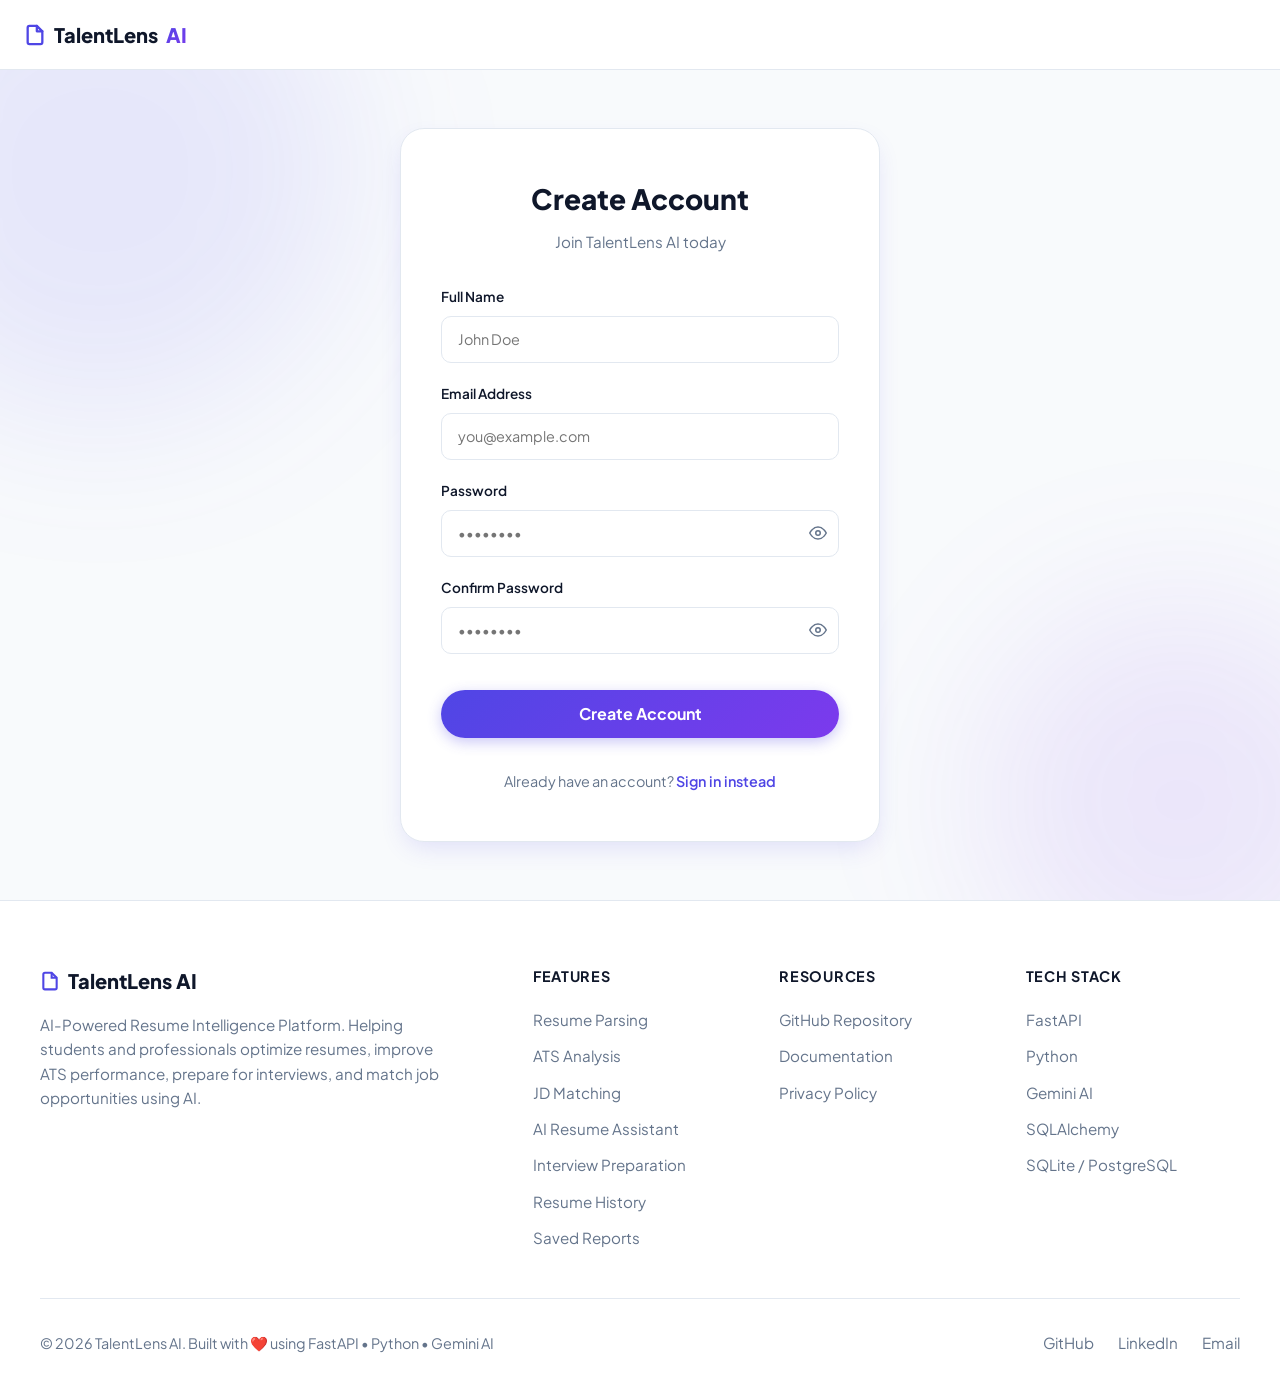
<file: resumeai_app/frontend/signup.html>
<!DOCTYPE html>
<html lang="en">
<head>
  <meta charset="UTF-8" />
  <meta name="viewport" content="width=device-width, initial-scale=1.0" />
  <title>Sign Up — TalentLens AI</title>
  <meta name="description" content="Create your TalentLens AI account" />
  <link rel="preconnect" href="https://fonts.googleapis.com" />
  <link rel="preconnect" href="https://fonts.gstatic.com" crossorigin />
  <link href="https://fonts.googleapis.com/css2?family=Plus+Jakarta+Sans:wght@400;500;600;700;800&display=swap" rel="stylesheet" />
  <link rel="stylesheet" href="design-system.css">
  <style>
    .auth-page {
      min-height: calc(100vh - 70px);
      display: flex;
      align-items: center;
      justify-content: center;
      padding: 3rem 1.5rem;
      background: var(--bg);
      position: relative;
      overflow: hidden;
    }
    
    .auth-blob {
      position: absolute;
      border-radius: 50%;
      filter: blur(80px);
      pointer-events: none;
      z-index: 0;
    }
    .auth-blob-1 {
      width: 500px; height: 500px;
      background: rgba(79,70,229,0.1);
      top: -150px; left: -150px;
    }
    .auth-blob-2 {
      width: 400px; height: 400px;
      background: rgba(124,58,237,0.1);
      bottom: -100px; right: -100px;
    }

    .auth-card {
      background: var(--surface);
      border: 1px solid var(--border);
      border-radius: var(--radius-xl);
      box-shadow: var(--shadow-hover);
      width: 100%;
      max-width: 480px;
      padding: 3rem 2.5rem;
      position: relative;
      z-index: 1;
    }

    .auth-header {
      text-align: center;
      margin-bottom: 2rem;
    }

    .auth-title {
      font-size: 1.75rem;
      font-weight: 800;
      color: var(--text);
      margin-bottom: 0.5rem;
    }

    .auth-subtitle {
      color: var(--muted);
      font-size: 0.95rem;
    }

    .auth-form {
      display: flex;
      flex-direction: column;
      gap: 1.25rem;
    }

    .input-group {
      display: flex;
      flex-direction: column;
      gap: 0.5rem;
      position: relative;
    }

    .input-group label {
      font-size: 0.85rem;
      font-weight: 600;
      color: var(--text);
    }

    .pw-input-wrap {
      position: relative;
      display: flex;
      align-items: center;
    }

    .pw-input-wrap input {
      padding-right: 2.5rem;
    }

    .pw-toggle {
      position: absolute;
      right: 0.75rem;
      background: none;
      border: none;
      color: var(--muted);
      cursor: pointer;
      display: flex;
      align-items: center;
      justify-content: center;
      padding: 0;
    }

    .pw-toggle:hover {
      color: var(--text);
    }

    .auth-btn {
      width: 100%;
      margin-top: 1rem;
      justify-content: center;
      padding: 0.85rem;
      font-size: 1rem;
    }

    .auth-footer {
      margin-top: 2rem;
      text-align: center;
      font-size: 0.9rem;
      color: var(--muted);
    }

    .auth-link {
      color: var(--primary);
      text-decoration: none;
      font-weight: 600;
      transition: color 0.2s;
    }

    .auth-link:hover {
      color: var(--secondary);
    }
  </style>
</head>
<body>

  <nav class="navbar" id="main-nav"></nav>

  <div class="auth-page">
    <div class="auth-blob auth-blob-1"></div>
    <div class="auth-blob auth-blob-2"></div>
    
    <div class="auth-card fade-in">
      <div class="auth-header">
        <h1 class="auth-title">Create Account</h1>
        <p class="auth-subtitle">Join TalentLens AI today</p>
      </div>

      <form id="signupForm" class="auth-form">
        <div class="input-group">
          <label for="signupName">Full Name</label>
          <input type="text" id="signupName" class="form-input" placeholder="John Doe" required>
        </div>

        <div class="input-group">
          <label for="signupEmail">Email Address</label>
          <input type="email" id="signupEmail" class="form-input" placeholder="you@example.com" required autocomplete="email">
        </div>
        
        <div class="input-group">
          <label for="signupPassword">Password</label>
          <div class="pw-input-wrap">
            <input type="password" id="signupPassword" class="form-input" placeholder="••••••••" required>
            <button type="button" class="pw-toggle" id="pwToggle1" tabindex="-1"></button>
          </div>
        </div>

        <div class="input-group">
          <label for="signupConfirmPw">Confirm Password</label>
          <div class="pw-input-wrap">
            <input type="password" id="signupConfirmPw" class="form-input" placeholder="••••••••" required>
            <button type="button" class="pw-toggle" id="pwToggle2" tabindex="-1"></button>
          </div>
        </div>

        <button type="submit" class="btn-primary auth-btn" id="signupBtn">
          <span id="signupBtnText">Create Account</span>
          <div class="loading-spinner" id="signupSpinner" style="display:none; width: 18px; height: 18px; border-width: 2px; border-top-color: white;"></div>
        </button>
      </form>

      <div class="auth-footer">
        Already have an account? <a href="login.html" class="auth-link">Sign in instead</a>
      </div>
    </div>
  </div>

  <footer class="site-footer" id="main-footer"></footer>

  <script src="shared.js"></script>
  <script>
    document.addEventListener('DOMContentLoaded', () => {
      if (getToken() && getToken() !== 'undefined') {
        window.location.href = 'index.html';
      }

      const form = document.getElementById('signupForm');
      const btn = document.getElementById('signupBtn');
      const btnText = document.getElementById('signupBtnText');
      const spinner = document.getElementById('signupSpinner');

      const iconEye = `<svg xmlns="http://www.w3.org/2000/svg" width="18" height="18" viewBox="0 0 24 24" fill="none" stroke="currentColor" stroke-width="2" stroke-linecap="round" stroke-linejoin="round"><path d="M1 12s4-8 11-8 11 8 11 8-4 8-11 8-11-8-11-8z"></path><circle cx="12" cy="12" r="3"></circle></svg>`;
      const iconEyeOff = `<svg xmlns="http://www.w3.org/2000/svg" width="18" height="18" viewBox="0 0 24 24" fill="none" stroke="currentColor" stroke-width="2" stroke-linecap="round" stroke-linejoin="round"><path d="M17.94 17.94A10.07 10.07 0 0 1 12 20c-7 0-11-8-11-8a18.45 18.45 0 0 1 5.06-5.94M9.9 4.24A9.12 9.12 0 0 1 12 4c7 0 11 8 11 8a18.5 18.5 0 0 1-2.16 3.19m-6.72-1.07a3 3 0 1 1-4.24-4.24"></path><line x1="1" y1="1" x2="23" y2="23"></line></svg>`;

      const setupPwToggle = (btnId, inputId) => {
        const toggleBtn = document.getElementById(btnId);
        const toggleInput = document.getElementById(inputId);
        if(toggleBtn && toggleInput) {
          toggleBtn.innerHTML = iconEye;
          toggleBtn.addEventListener('click', () => {
            if(toggleInput.type === 'password') {
              toggleInput.type = 'text';
              toggleBtn.innerHTML = iconEyeOff;
            } else {
              toggleInput.type = 'password';
              toggleBtn.innerHTML = iconEye;
            }
          });
        }
      };

      setupPwToggle('pwToggle1', 'signupPassword');
      setupPwToggle('pwToggle2', 'signupConfirmPw');

      if(form) {
        form.addEventListener('submit', async (e) => {
          e.preventDefault();
          const name = document.getElementById('signupName').value.trim();
          const email = document.getElementById('signupEmail').value.trim();
          const password = document.getElementById('signupPassword').value;
          const confirm_password = document.getElementById('signupConfirmPw').value;

          if(password !== confirm_password) {
            showToast('Passwords do not match.', 'error');
            return;
          }
          if(password.length < 8) {
            showToast('Password must be at least 8 characters.', 'error');
            return;
          }

          btn.disabled = true;
          spinner.style.display = 'inline-block';
          btnText.textContent = 'Creating Account...';

          try {
            const res = await fetch(`${API}/auth/signup`, {
              method: 'POST',
              headers: { 'Content-Type': 'application/json' },
              body: JSON.stringify({ name, email, password })
            });
            const data = await res.json();
            
            if (!res.ok) {
              if(res.status === 400 && JSON.stringify(data).toLowerCase().includes('email')) {
                 throw new Error('Email already registered.');
              }
              throw new Error(data.detail || data.message || 'Unable to connect to server.');
            }
            
            showToast('Account created successfully! Redirecting...', 'success');
            localStorage.setItem('auth_token', data.data.access_token);
            localStorage.setItem('auth_user', JSON.stringify(data.data.user || { name, email }));
            setTimeout(() => { window.location.href = 'index.html'; }, 1500);
            
          } catch (err) {
            showToast(err.message || 'Unable to create account.', 'error');
            btn.disabled = false;
            spinner.style.display = 'none';
            btnText.textContent = 'Create Account';
          }
        });
      }
    });
  </script>
</body>
</html>
</file>
<file: resumeai_app/frontend/design-system.css>
/* ==========================================================================
   Corporate Trust Design System
   TalentLens AI Global Stylesheet
   ========================================================================== */

@import url('https://fonts.googleapis.com/css2?family=Plus+Jakarta+Sans:wght@400;500;600;700;800&display=swap');

:root {
  /* ── Color Palette ──────────────────────────────────────────────────────── */
  --primary:        #4F46E5;
  --primary-hover:  #4338CA;
  --secondary:      #7C3AED;
  
  --success:        #10B981;
  --success-bg:     #D1FAE5;
  --success-text:   #065F46;
  
  --warning:        #F59E0B;
  --warning-bg:     #FEF3C7;
  --warning-text:   #92400E;
  
  --danger:         #EF4444;
  --danger-bg:      #FEE2E2;
  --danger-text:    #991B1B;
  
  --bg:             #F8FAFC;
  --surface:        #FFFFFF;
  --text:           #0F172A;
  --muted:          #64748B;
  --border:         #E2E8F0;

  /* ── Depth & Elevation ────────────────────────────────────────────────── */
  --shadow-sm:      0 1px 2px 0 rgba(0, 0, 0, 0.05);
  --shadow-md:      0 4px 6px -1px rgba(0, 0, 0, 0.1), 0 2px 4px -1px rgba(0, 0, 0, 0.06);
  --shadow-lg:      0 10px 15px -3px rgba(0, 0, 0, 0.1), 0 4px 6px -2px rgba(0, 0, 0, 0.05);
  --shadow-soft:    0 4px 20px -2px rgba(79, 70, 229, 0.10);
  --shadow-hover:   0 10px 25px -5px rgba(79, 70, 229, 0.15);
  --shadow-btn:     0 4px 14px 0 rgba(79, 70, 229, 0.30);

  /* ── Radii ────────────────────────────────────────────────────────────── */
  --radius-sm:      6px;
  --radius-md:      10px;
  --radius-lg:      16px;
  --radius-xl:      24px;
}

/* ==========================================================================
   Base & Reset
   ========================================================================== */
*, *::before, *::after {
  box-sizing: border-box;
  margin: 0;
  padding: 0;
}

html {
  scroll-behavior: smooth;
}

body {
  font-family: 'Plus Jakarta Sans', sans-serif;
  background: var(--bg);
  color: var(--text);
  line-height: 1.6;
  min-height: 100vh;
  display: flex;
  flex-direction: column;
}

/* ==========================================================================
   Utilities
   ========================================================================== */
.container {
  max-width: 1280px;
  margin: 0 auto;
  padding: 0 1.5rem;
}

.grad-text {
  background: linear-gradient(135deg, var(--primary), var(--secondary));
  -webkit-background-clip: text;
  -webkit-text-fill-color: transparent;
}

.fade-in {
  animation: fadeIn 0.4s ease-out forwards;
}

@keyframes fadeIn {
  from { opacity: 0; transform: translateY(10px); }
  to { opacity: 1; transform: translateY(0); }
}

/* ==========================================================================
   Navigation
   ========================================================================== */
.navbar {
  position: sticky;
  top: 0;
  z-index: 1000;
  background: rgba(255, 255, 255, 0.95);
  backdrop-filter: blur(16px);
  -webkit-backdrop-filter: blur(16px);
  border-bottom: 1px solid var(--border);
  transition: all 0.3s ease;
  height: 70px;
}

.navbar.scrolled {
  background: rgba(255, 255, 255, 1);
  box-shadow: 0 4px 20px rgba(0,0,0,0.05);
}

.nav-inner {
  display: flex;
  justify-content: space-between;
  align-items: center;
  max-width: 1280px;
  margin: 0 auto;
  padding: 0 1.5rem;
  height: 100%;
}

.nav-left {
  display: flex;
  align-items: center;
  gap: 1.5rem;
  height: 100%;
}

.logo {
  font-size: 1.25rem;
  font-weight: 800;
  color: var(--text);
  text-decoration: none;
  display: flex;
  align-items: center;
  gap: 0.5rem;
}

.logo svg {
  color: var(--primary);
}

.logo span {
  background: linear-gradient(135deg, var(--primary), var(--secondary));
  -webkit-background-clip: text;
  -webkit-text-fill-color: transparent;
}

.nav-right {
  display: flex;
  align-items: center;
  gap: 2rem;
}

.nav-links {
  display: flex;
  align-items: center;
  gap: 1.5rem;
  height: 100%;
}

.nav-link {
  color: var(--muted);
  text-decoration: none;
  font-size: 0.95rem;
  font-weight: 500;
  position: relative;
  padding: 1.5rem 0;
  transition: color 0.2s ease;
  display: flex;
  align-items: center;
}

.nav-link:hover {
  color: var(--primary);
}

.nav-link::after {
  content: '';
  position: absolute;
  bottom: 0;
  left: 0;
  width: 0%;
  height: 2px;
  background: var(--primary);
  transition: width 0.2s ease;
  border-radius: 2px 2px 0 0;
}

.nav-link:hover::after, .nav-link.active::after {
  width: 100%;
}

.nav-link.active {
  color: var(--text);
  font-weight: 600;
}

.auth-buttons {
  display: flex;
  align-items: center;
  gap: 1rem;
}

.login-link {
  padding: 0.5rem 1rem;
  border-radius: var(--radius-md);
  transition: background 0.2s;
  color: var(--muted);
  text-decoration: none;
  font-weight: 600;
}

.login-link:hover {
  background: rgba(0,0,0,0.05);
  color: var(--text);
}

.profile-dropdown {
  position: relative;
}

.profile-btn {
  background: var(--surface);
  color: var(--text);
  border: 1px solid var(--border);
  padding: 0.5rem 1rem;
  border-radius: 99px;
  font-weight: 600;
  font-size: 0.85rem;
  cursor: pointer;
  display: flex;
  align-items: center;
  gap: 0.5rem;
  transition: background 0.2s, border-color 0.2s;
  font-family: inherit;
}

.profile-btn:hover {
  background: rgba(0,0,0,0.02);
  border-color: #cbd5e1;
}

.profile-menu {
  position: absolute;
  top: calc(100% + 1rem);
  right: 0;
  background: var(--surface);
  border: 1px solid var(--border);
  border-radius: var(--radius-md);
  box-shadow: 0 10px 25px rgba(0,0,0,0.1);
  width: 220px;
  opacity: 0;
  visibility: hidden;
  transform: translateY(-10px);
  transition: all 0.2s;
  z-index: 1000;
}

.profile-dropdown:hover .profile-menu {
  opacity: 1;
  visibility: visible;
  transform: translateY(0);
}

.profile-header {
  padding: 1rem;
  border-bottom: 1px solid var(--border);
}

.profile-header strong {
  display: block;
  color: var(--text);
  font-size: 0.95rem;
}

.profile-header small {
  color: var(--muted);
  font-size: 0.8rem;
}

.profile-item {
  display: block;
  width: 100%;
  text-align: left;
  padding: 0.75rem 1rem;
  border: none;
  background: none;
  color: var(--text);
  text-decoration: none;
  font-size: 0.9rem;
  font-weight: 500;
  cursor: pointer;
  transition: background 0.2s;
  font-family: inherit;
}

.profile-item:hover {
  background: rgba(79,70,229,0.05);
  color: var(--primary);
}

.logout-btn {
  color: var(--danger);
  border-top: 1px solid var(--border);
  border-radius: 0 0 var(--radius-md) var(--radius-md);
}

.logout-btn:hover {
  background: rgba(239,68,68,0.05);
  color: var(--danger);
}

.mobile-menu-btn {
  display: none;
  background: none;
  border: none;
  color: var(--text);
  cursor: pointer;
}

@media (max-width: 768px) {
  .nav-links, .auth-buttons, .profile-dropdown { display: none; }
  .nav-right {
    flex-direction: column;
    width: 100%;
    position: absolute;
    top: 100%;
    left: 0;
    background: var(--surface);
    border-bottom: 1px solid var(--border);
    padding: 1rem;
    gap: 1rem;
    display: none;
    box-shadow: 0 10px 20px rgba(0,0,0,0.05);
  }
  .nav-right.show { display: flex; }
  .mobile-menu-btn { display: block; }
}

/* ==========================================================================
   Buttons
   ========================================================================== */
.btn-primary {
  background: linear-gradient(135deg, var(--primary), var(--secondary));
  color: white;
  padding: 0.7rem 1.5rem;
  border-radius: 99px;
  font-weight: 700;
  font-size: 0.9rem;
  border: none;
  cursor: pointer;
  display: inline-flex;
  align-items: center;
  gap: 0.5rem;
  transition: all 0.2s;
  text-decoration: none;
  box-shadow: var(--shadow-btn);
  font-family: inherit;
}

.btn-primary:hover {
  transform: translateY(-2px);
  box-shadow: 0 8px 25px rgba(79,70,229,0.4);
}

.btn-primary:disabled {
  opacity: 0.6;
  cursor: not-allowed;
  transform: none;
}

.btn-secondary {
  background: var(--surface);
  color: var(--text);
  padding: 0.7rem 1.5rem;
  border-radius: 99px;
  font-weight: 700;
  font-size: 0.9rem;
  border: 1px solid var(--border);
  cursor: pointer;
  display: inline-flex;
  align-items: center;
  gap: 0.5rem;
  transition: all 0.2s;
  text-decoration: none;
  font-family: inherit;
}

.btn-secondary:hover {
  background: var(--bg);
  border-color: #cbd5e1;
}

.btn-white {
  background: white;
  color: var(--primary);
  padding: 0.7rem 1.5rem;
  border-radius: 99px;
  font-weight: 700;
  font-size: 0.9rem;
  border: none;
  cursor: pointer;
  display: inline-flex;
  align-items: center;
  gap: 0.5rem;
  transition: all 0.2s;
  text-decoration: none;
  box-shadow: var(--shadow-md);
  font-family: inherit;
}

.btn-white:hover {
  transform: translateY(-2px);
  box-shadow: var(--shadow-lg);
}

/* ==========================================================================
   Cards
   ========================================================================== */
.card {
  background: var(--surface);
  border: 1px solid var(--border);
  border-radius: var(--radius-lg);
  padding: 2rem;
  box-shadow: var(--shadow-soft);
  transition: all 0.25s;
}

.card:hover {
  box-shadow: var(--shadow-hover);
  border-color: rgba(79, 70, 229, 0.2);
}

.stat-card {
  background: var(--surface);
  border: 1px solid var(--border);
  border-radius: var(--radius-lg);
  padding: 1.25rem;
  display: flex;
  align-items: flex-start;
  gap: 1rem;
  box-shadow: var(--shadow-soft);
  transition: transform 0.2s, box-shadow 0.2s, border-color 0.2s;
}

.stat-card:hover {
  transform: translateY(-2px);
  box-shadow: var(--shadow-hover);
  border-color: rgba(79, 70, 229, 0.2);
}

.stat-icon {
  width: 44px;
  height: 44px;
  border-radius: var(--radius-md);
  background: linear-gradient(135deg, rgba(79,70,229,0.1), rgba(124,58,237,0.1));
  display: flex;
  align-items: center;
  justify-content: center;
  font-size: 1.25rem;
  color: var(--primary);
  flex-shrink: 0;
  border: 1px solid rgba(79,70,229,0.2);
}

.stat-info { flex: 1; }
.stat-value { font-size: 1.5rem; font-weight: 800; color: var(--text); line-height: 1.2; }
.stat-label { font-size: 0.8rem; font-weight: 600; color: var(--muted); text-transform: uppercase; letter-spacing: 0.05em; margin-top: 0.25rem; }

/* ==========================================================================
   Badges
   ========================================================================== */
.badge {
  display: inline-flex;
  align-items: center;
  padding: 0.2rem 0.6rem;
  border-radius: 99px;
  font-size: 0.75rem;
  font-weight: 700;
  white-space: nowrap;
}

.badge-green { background: var(--success-bg); color: var(--success-text); }
.badge-yellow { background: var(--warning-bg); color: var(--warning-text); }
.badge-red { background: var(--danger-bg); color: var(--danger-text); }
.badge-gray { background: #F1F5F9; color: var(--muted); }
.badge-indigo { background: rgba(79,70,229,0.1); color: var(--primary); }

/* ==========================================================================
   Forms
   ========================================================================== */
.form-label {
  display: block;
  font-size: 0.85rem;
  font-weight: 600;
  color: var(--muted);
  margin-bottom: 0.5rem;
}

.form-input, textarea, select {
  width: 100%;
  background: var(--surface);
  border: 1px solid var(--border);
  border-radius: var(--radius-md);
  padding: 0.85rem 1rem;
  font-family: inherit;
  font-size: 0.9rem;
  color: var(--text);
  transition: border-color 0.2s, box-shadow 0.2s;
  outline: none;
}

.form-input:focus, textarea:focus, select:focus {
  border-color: var(--primary);
  box-shadow: 0 0 0 3px rgba(79,70,229,0.15);
}

textarea {
  resize: vertical;
  min-height: 120px;
}

/* ==========================================================================
   Toasts
   ========================================================================== */
.toast-container {
  position: fixed;
  bottom: 2rem;
  right: 2rem;
  z-index: 9999;
  display: flex;
  flex-direction: column;
  gap: 10px;
  pointer-events: none;
}

.toast {
  background: #1e293b;
  color: white;
  padding: 16px 24px;
  border-radius: var(--radius-md);
  box-shadow: 0 10px 30px rgba(0,0,0,0.3);
  border-left: 4px solid var(--primary);
  display: flex;
  align-items: center;
  gap: 12px;
  font-weight: 600;
  font-size: 0.95rem;
  animation: toast-in 0.3s cubic-bezier(0.68, -0.55, 0.265, 1.55) forwards;
  pointer-events: auto;
}

.toast.success { border-left-color: var(--success); }
.toast.error { border-left-color: var(--danger); }
.toast.info { border-left-color: var(--warning); }

@keyframes toast-in {
  from { opacity: 0; transform: translateX(100%); }
  to { opacity: 1; transform: translateX(0); }
}

@keyframes toast-out {
  to { opacity: 0; transform: translateX(100%); }
}

/* ==========================================================================
   Modals
   ========================================================================== */
.modal-backdrop {
  position: fixed;
  inset: 0;
  background: rgba(15, 23, 42, 0.65);
  backdrop-filter: blur(4px);
  z-index: 2000;
  display: flex;
  align-items: center;
  justify-content: center;
  padding: 1.5rem;
  opacity: 0;
  pointer-events: none;
  transition: opacity 0.25s ease;
}

.modal-backdrop.open {
  opacity: 1;
  pointer-events: all;
}

.modal {
  background: var(--surface);
  border-radius: var(--radius-xl);
  width: 100%;
  max-width: 800px;
  max-height: 90vh;
  display: flex;
  flex-direction: column;
  box-shadow: 0 25px 50px -12px rgba(0,0,0,0.25);
  transform: scale(0.95) translateY(10px);
  transition: transform 0.25s ease;
}

.modal-backdrop.open .modal {
  transform: scale(1) translateY(0);
}

.modal-header {
  padding: 1.5rem;
  border-bottom: 1px solid var(--border);
  display: flex;
  justify-content: space-between;
  align-items: center;
}

.modal-title {
  font-size: 1.25rem;
  font-weight: 800;
  color: var(--text);
}

.btn-close {
  background: var(--bg);
  border: none;
  width: 32px;
  height: 32px;
  border-radius: 50%;
  display: flex;
  align-items: center;
  justify-content: center;
  cursor: pointer;
  color: var(--muted);
  transition: background 0.2s, color 0.2s;
  font-size: 1.1rem;
}

.btn-close:hover {
  background: #E5E7EB;
  color: var(--text);
}

.modal-body {
  padding: 1.5rem;
  overflow-y: auto;
  flex: 1;
}

.modal-footer {
  padding: 1.25rem 1.5rem;
  border-top: 1px solid var(--border);
  background: var(--bg);
  display: flex;
  justify-content: flex-end;
  gap: 0.75rem;
  border-radius: 0 0 var(--radius-xl) var(--radius-xl);
}

/* ==========================================================================
   Skeleton & Loading
   ========================================================================== */
.skeleton-el {
  background: #E5E7EB;
  border-radius: 4px;
  background-image: linear-gradient(90deg, #E5E7EB 0px, #F3F4F6 40px, #E5E7EB 80px);
  background-size: 200% 100%;
  animation: shimmer 1.5s infinite linear;
}

@keyframes shimmer {
  0% { background-position: -200% 0; }
  100% { background-position: 200% 0; }
}

.loading-spinner {
  width: 24px;
  height: 24px;
  border: 3px solid rgba(79,70,229,0.2);
  border-top-color: var(--primary);
  border-radius: 50%;
  animation: spin 0.8s linear infinite;
  display: inline-block;
}

@keyframes spin {
  to { transform: rotate(360deg); }
}

/* ==========================================================================
   Empty States
   ========================================================================== */
.empty-state {
  background: var(--surface);
  border: 1px dashed var(--border);
  border-radius: var(--radius-lg);
  padding: 4rem 2rem;
  text-align: center;
  margin-top: 1rem;
}

.empty-state-icon {
  width: 80px;
  height: 80px;
  border-radius: var(--radius-lg);
  background: linear-gradient(135deg, rgba(79,70,229,0.1), rgba(124,58,237,0.1));
  display: flex;
  align-items: center;
  justify-content: center;
  font-size: 2.5rem;
  margin: 0 auto 1.5rem;
  color: var(--primary);
  border: 1px solid rgba(79,70,229,0.2);
}

.empty-state h3 {
  font-size: 1.25rem;
  font-weight: 700;
  margin-bottom: 0.5rem;
  color: var(--text);
}

.empty-state p {
  color: var(--muted);
  font-size: 0.9rem;
  margin-bottom: 1.5rem;
  max-width: 400px;
  margin-inline: auto;
}

/* ==========================================================================
   Footer
   ========================================================================== */
.site-footer {
  background: white;
  border-top: 1px solid var(--border);
  padding: 4rem 2rem 2rem;
  margin-top: auto;
  color: var(--text);
}

.footer-inner {
  max-width: 1200px;
  margin: 0 auto;
}

.footer-grid {
  display: grid;
  grid-template-columns: repeat(auto-fit, minmax(200px, 1fr));
  gap: 2rem;
  margin-bottom: 3rem;
}

.footer-brand {
  grid-column: span 2;
}

.footer-logo {
  font-weight: 800;
  font-size: 1.25rem;
  display: flex;
  align-items: center;
  gap: 0.5rem;
  margin-bottom: 1rem;
}

.footer-desc {
  color: var(--muted);
  font-size: 0.95rem;
  line-height: 1.6;
  max-width: 400px;
}

.footer-heading {
  font-size: 0.9rem;
  font-weight: 700;
  margin-bottom: 1.25rem;
  text-transform: uppercase;
  letter-spacing: 0.05em;
}

.footer-links {
  display: flex;
  flex-direction: column;
  gap: 0.75rem;
}

.footer-link {
  color: var(--muted);
  text-decoration: none;
  font-size: 0.95rem;
  transition: color 0.2s;
}

.footer-link:hover {
  color: var(--primary);
}

.footer-bottom {
  border-top: 1px solid var(--border);
  padding-top: 2rem;
  display: flex;
  flex-wrap: wrap;
  justify-content: space-between;
  align-items: center;
  gap: 1rem;
}

.footer-copy {
  color: var(--muted);
  font-size: 0.9rem;
}

.footer-social {
  display: flex;
  gap: 1.5rem;
}
</file>
